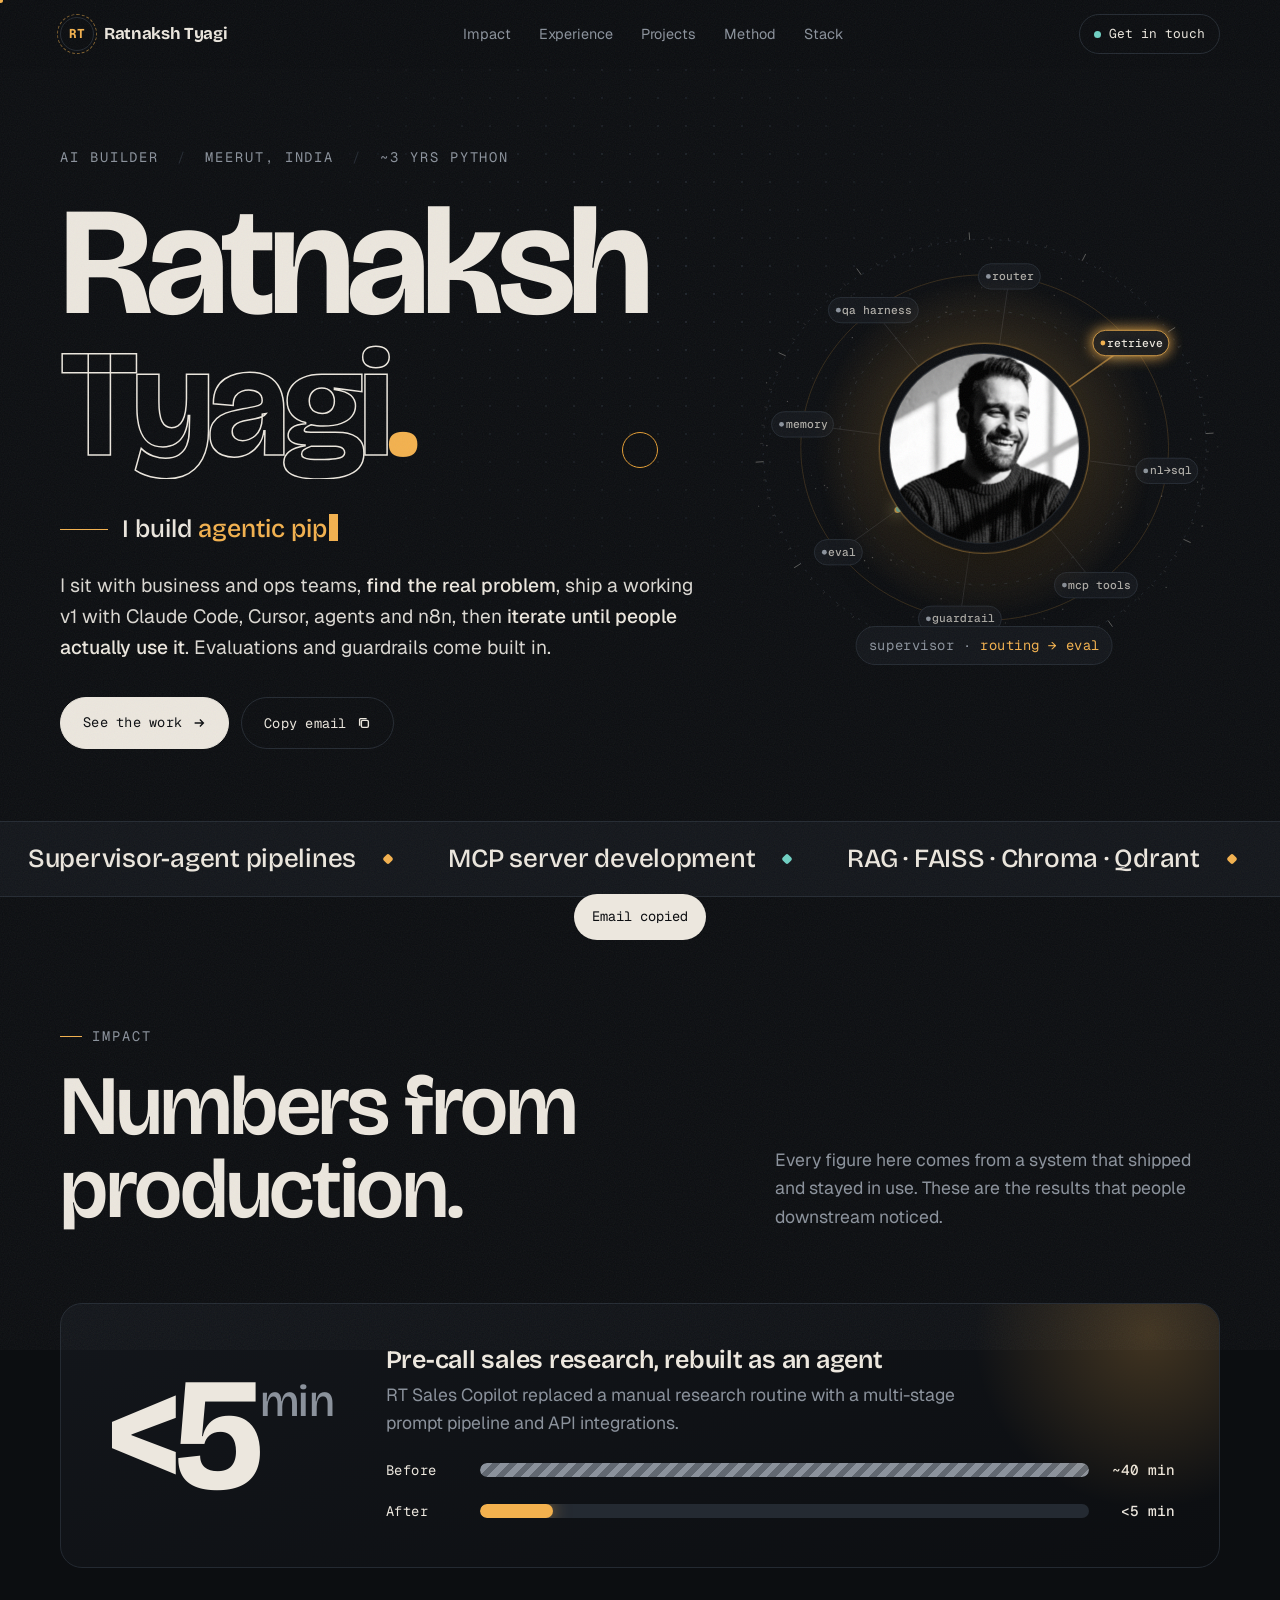
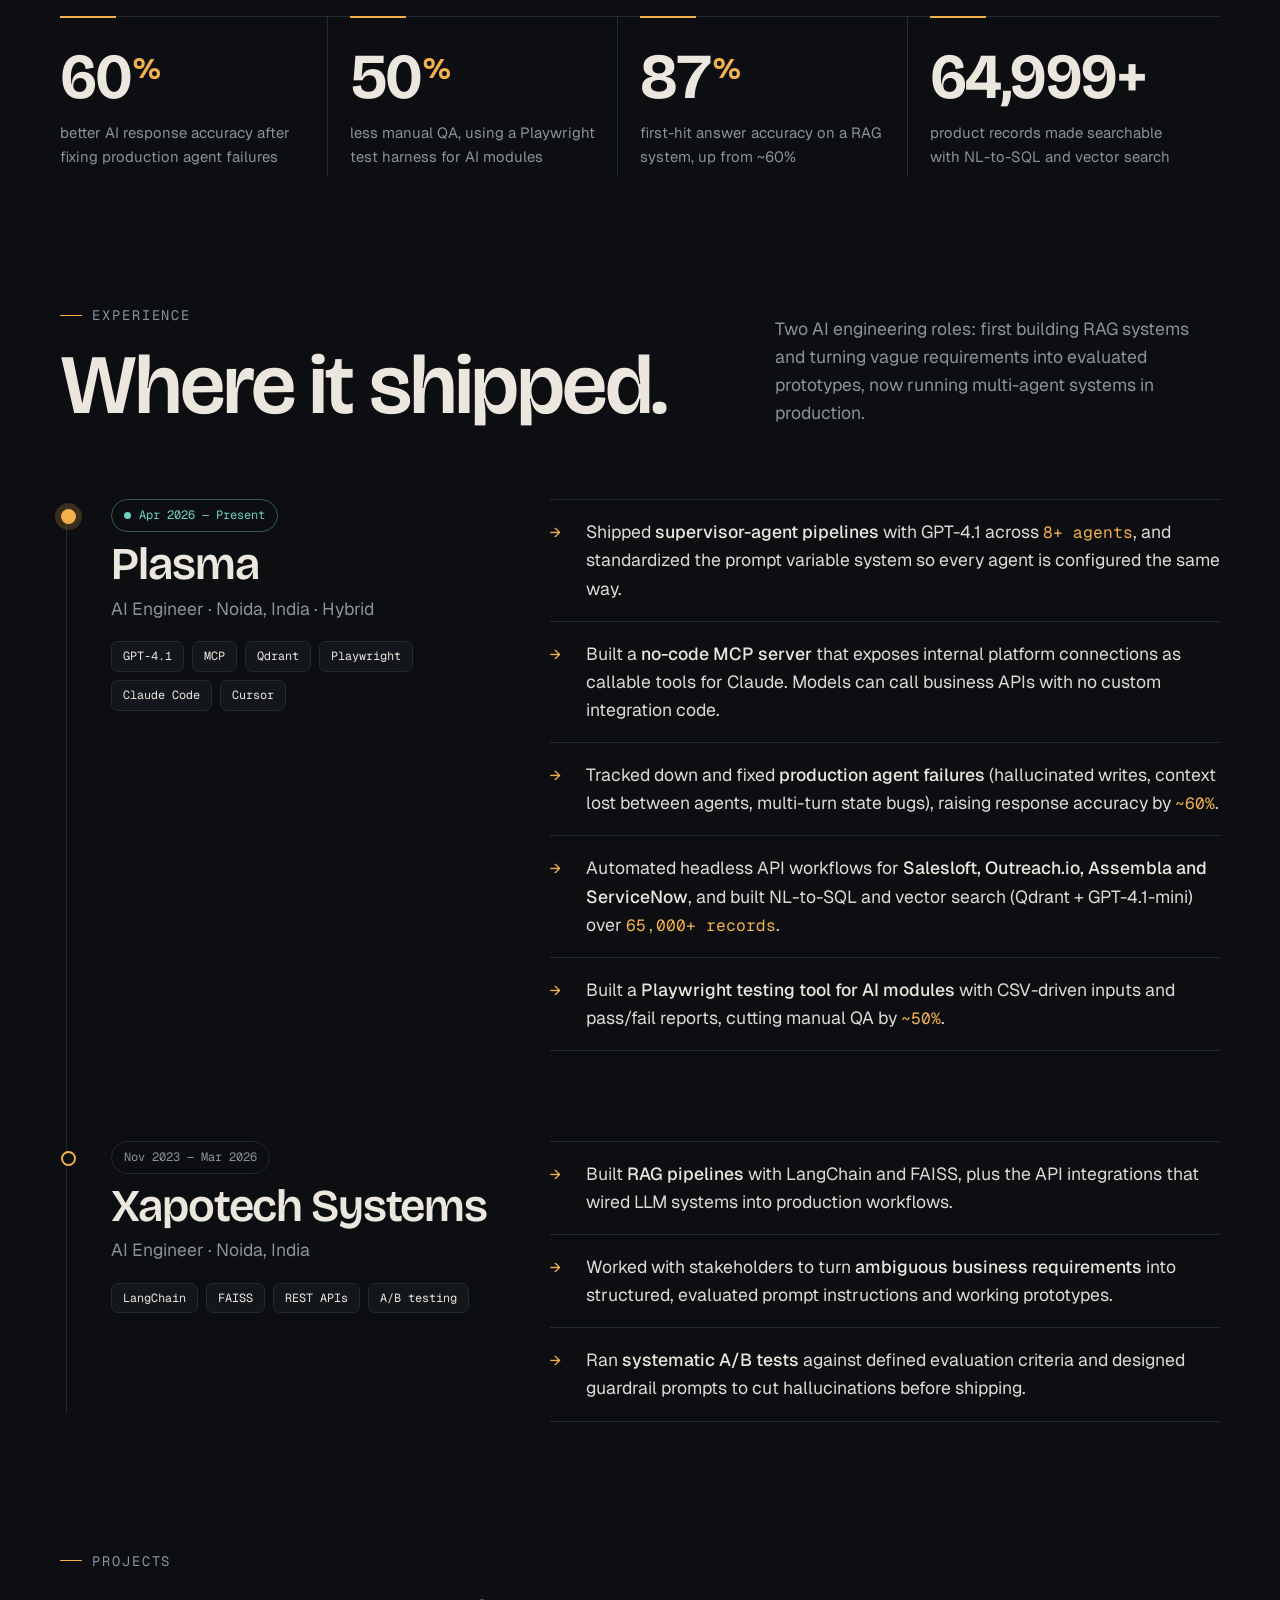
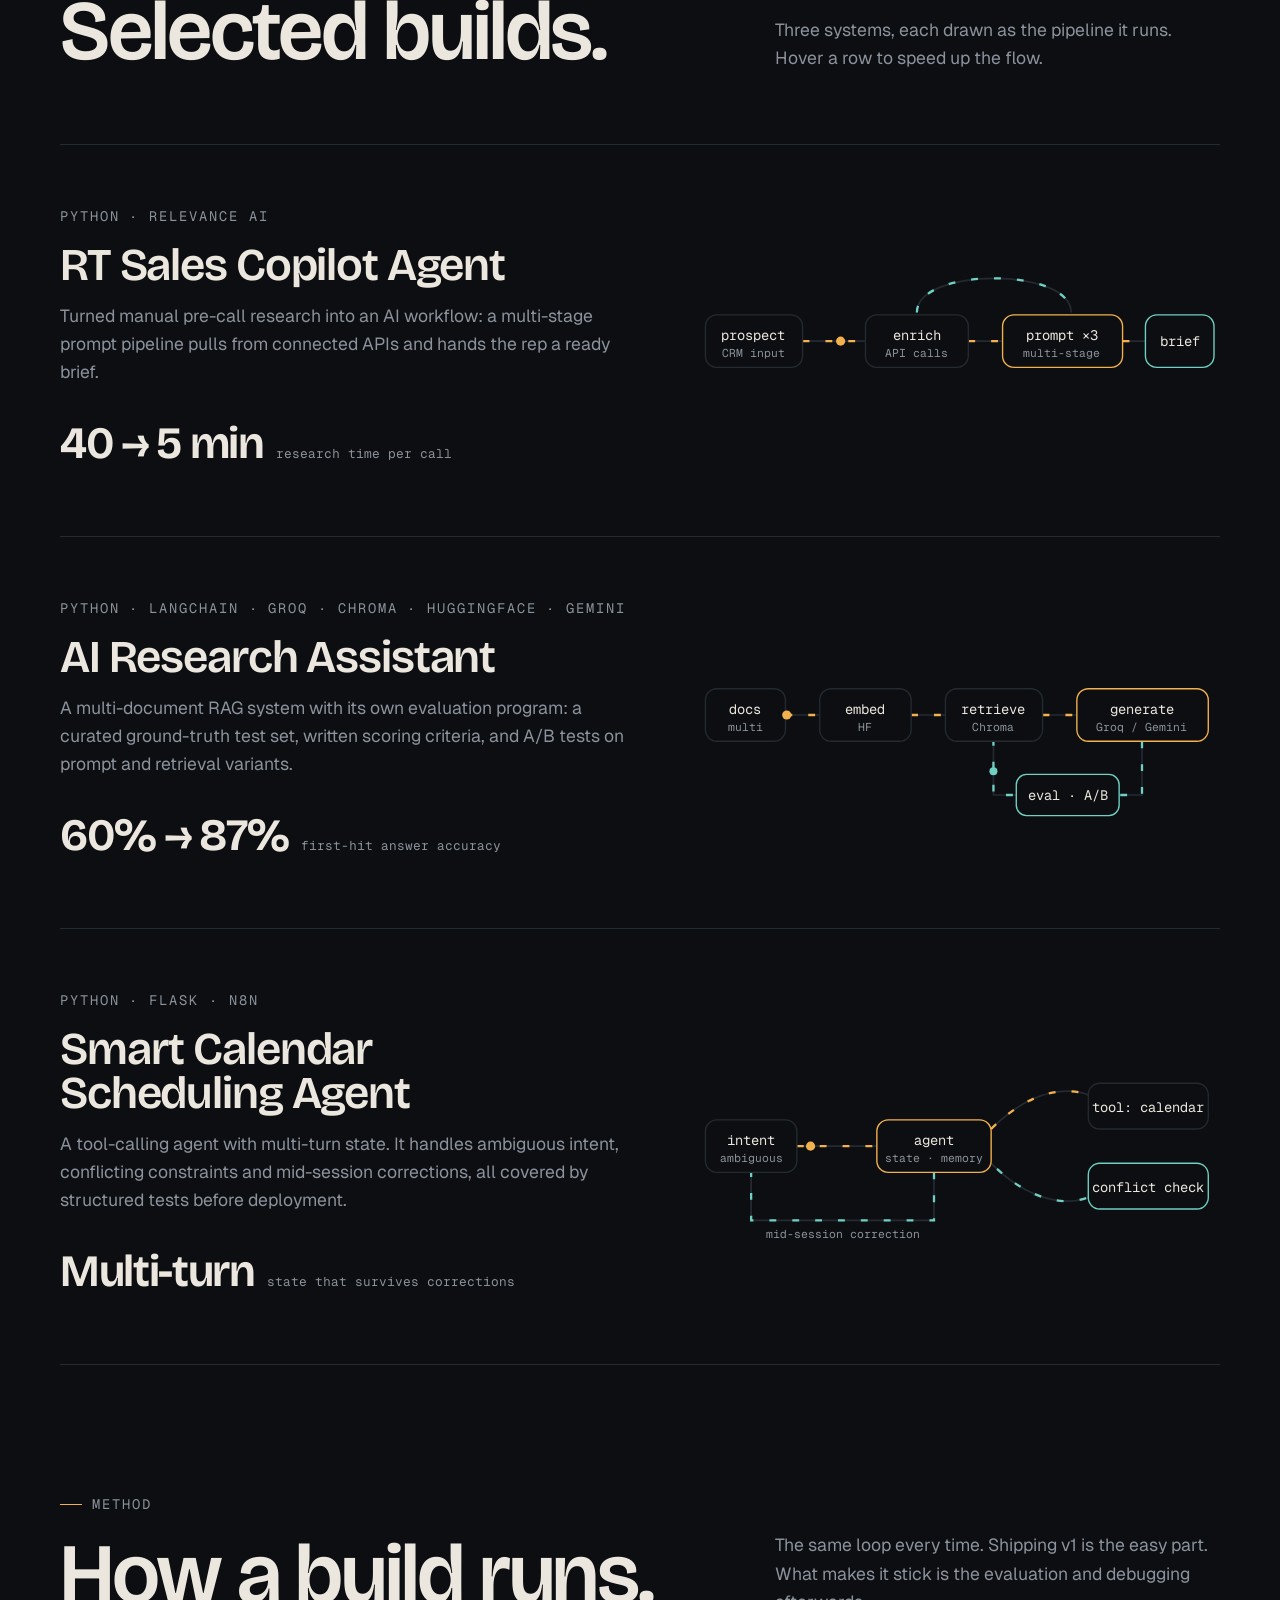
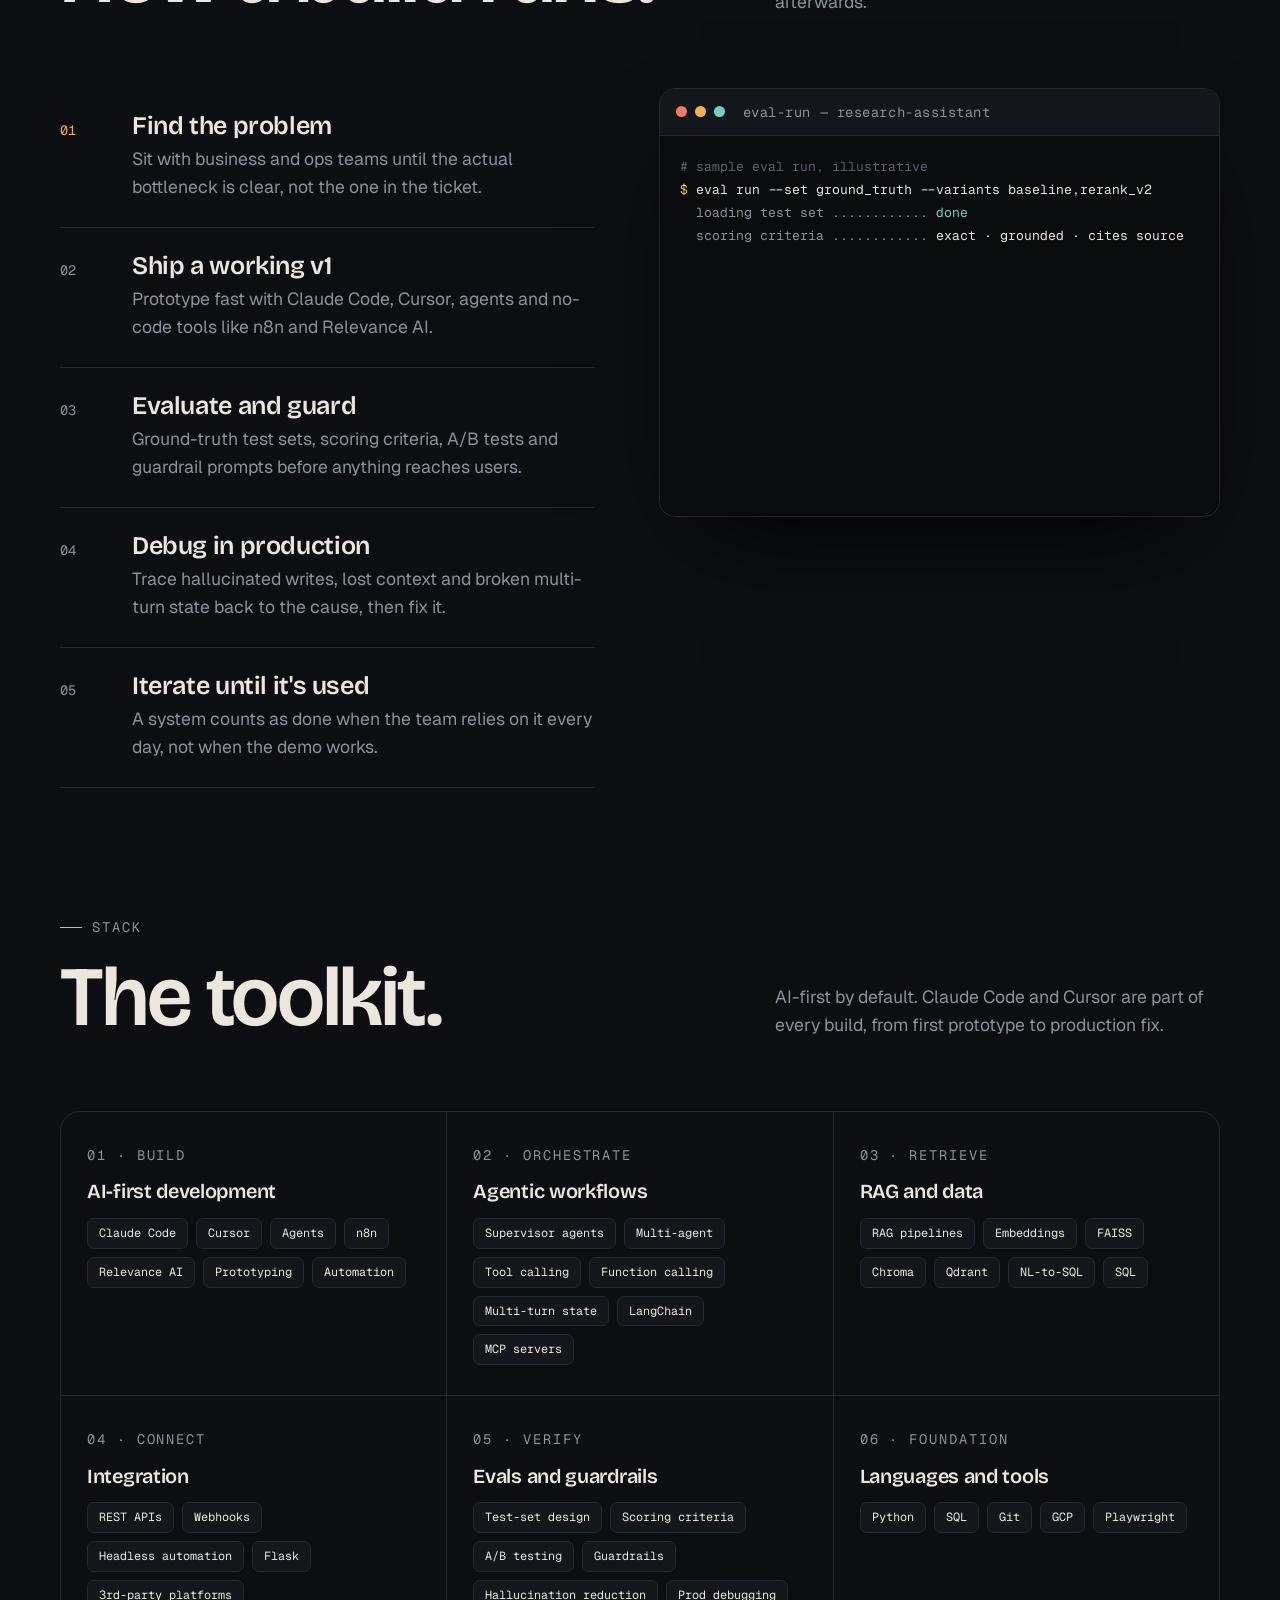
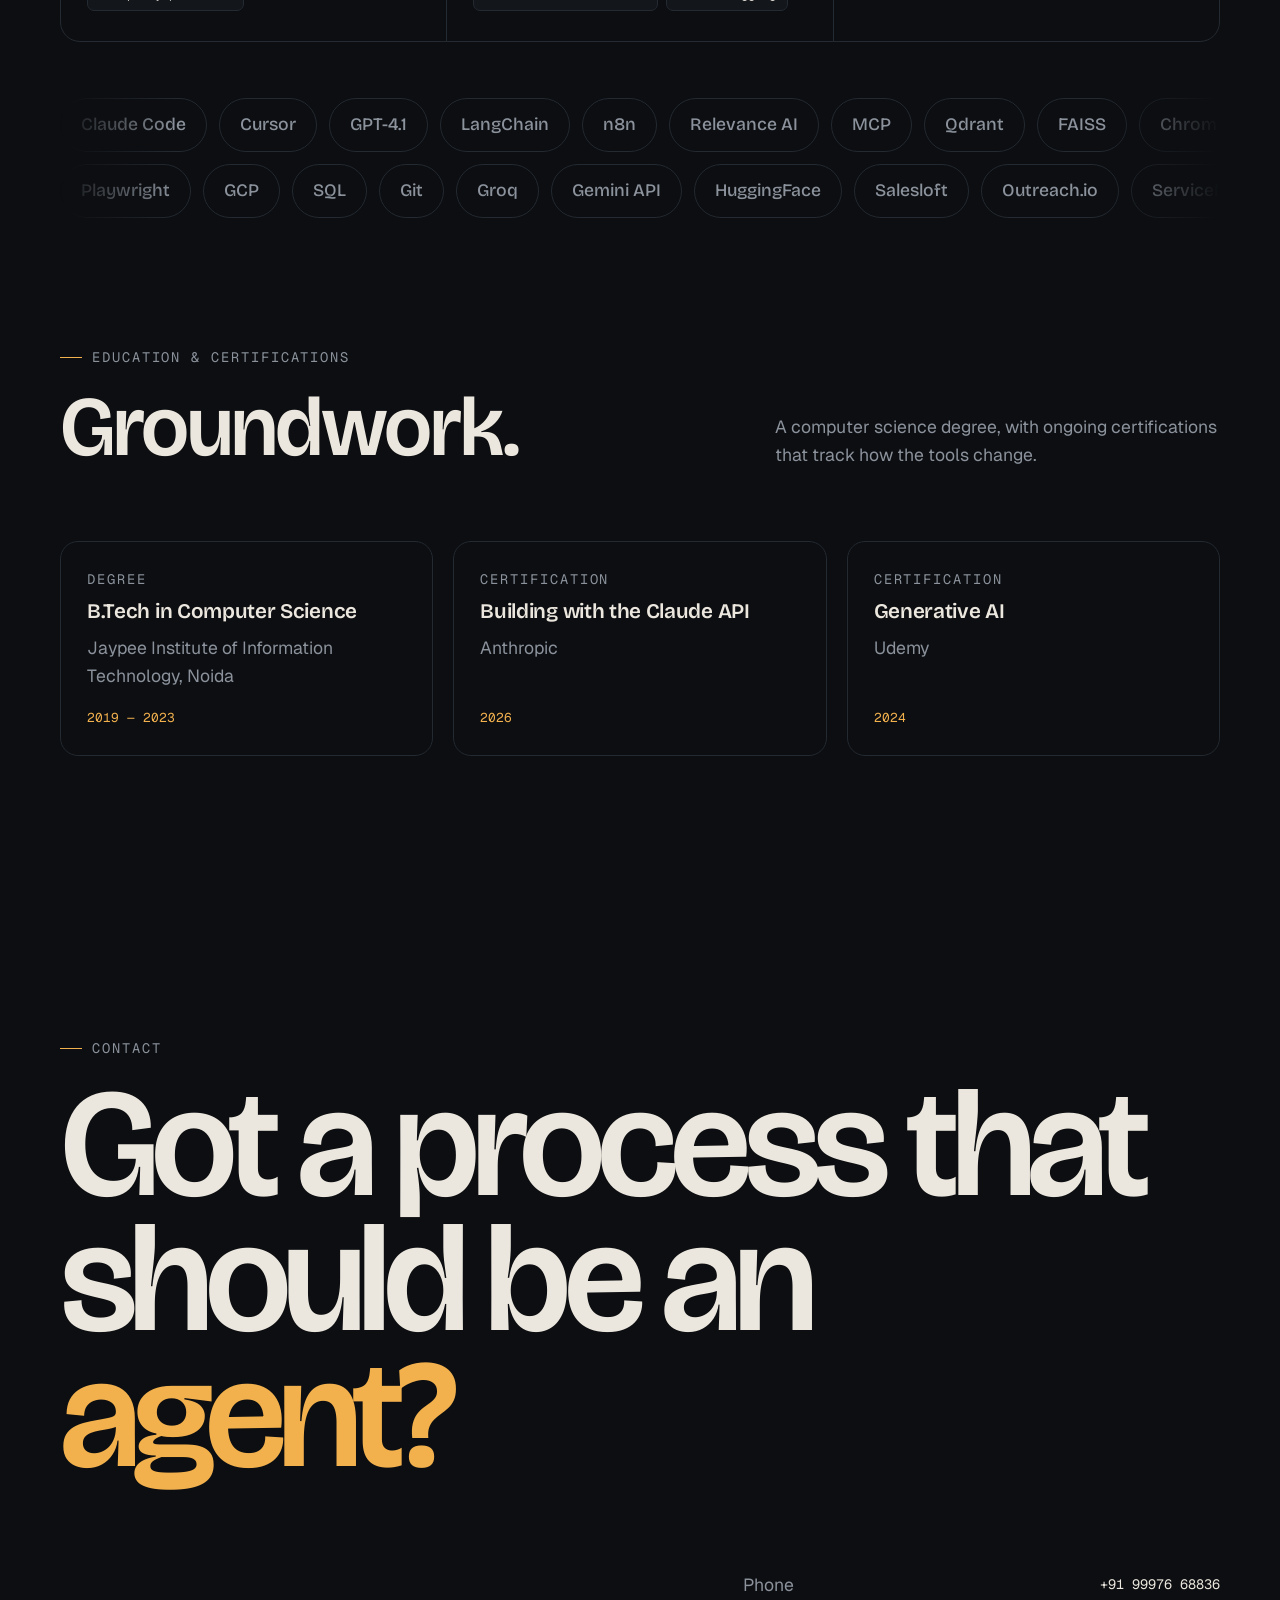
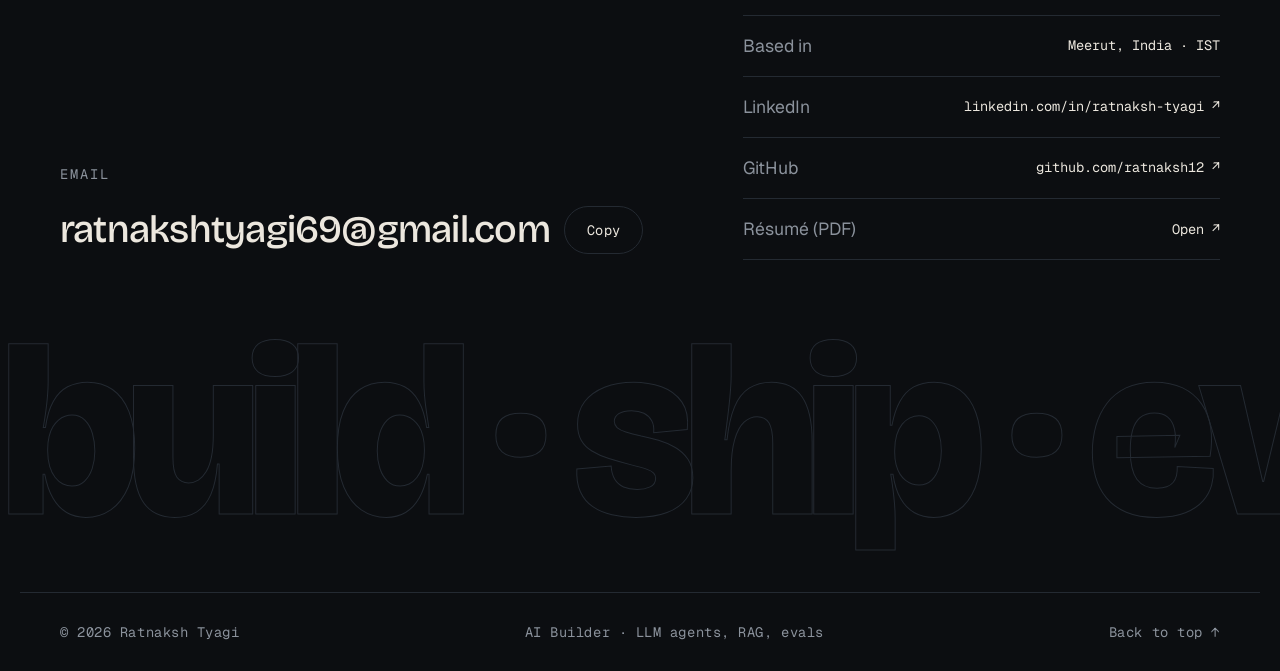
<file: index.html>
<!doctype html>
<html lang="en">
<head>
<meta charset="utf-8">
<meta name="viewport" content="width=device-width, initial-scale=1, viewport-fit=cover">
<meta name="theme-color" content="#0c0e11">
<meta property="og:title" content="Ratnaksh Tyagi — AI Builder">
<meta property="og:description" content="AI Builder shipping LLM-powered agentic systems: supervisor-agent pipelines, MCP servers, RAG, evals and guardrails.">
<title>Ratnaksh Tyagi</title>
<meta name="description" content="Ratnaksh Tyagi — AI Builder shipping LLM-powered agentic systems.">
<link rel="preconnect" href="https://fonts.googleapis.com">
<link rel="preconnect" href="https://fonts.gstatic.com" crossorigin>
<link rel="stylesheet" href="https://fonts.googleapis.com/css2?family=Bricolage+Grotesque:opsz,wght@12..96,300..800&family=Geist:wght@300..700&family=Geist+Mono:wght@400;500&display=swap">
<style>
/* Layout: an agent "control room" — the person sits at the centre of the system he orchestrates; every section reads like a stage of a pipeline run. Single committed dark look. */
:root{
  color-scheme: dark;
  --bg:#0c0e11;          /* graphite, blue-biased to match the photo ground */
  --bg-2:#13161b;
  --line:#242a32;
  --ink:#ece7de;         /* warm bone */
  --muted:#8b929c;
  --amber:#f3b14e;       /* signal: request / active */
  --teal:#6fd0c3;        /* signal: pass / response */
  --coral:#ef7a64;       /* signal: failure caught */
  --f-display:"Bricolage Grotesque", "Avenir Next Condensed", "Arial Narrow", system-ui, sans-serif;
  --f-body:"Geist", "Helvetica Neue", Arial, system-ui, sans-serif;
  --f-mono:"Geist Mono", ui-monospace, "SF Mono", Menlo, Consolas, monospace;
  --s-1:clamp(0.78rem,0.74rem + 0.15vw,0.86rem);
  --s0:clamp(1rem,0.96rem + 0.2vw,1.1rem);
  --s1:clamp(1.25rem,1.1rem + 0.6vw,1.6rem);
  --s2:clamp(1.8rem,1.4rem + 1.8vw,3rem);
  --s3:clamp(2.6rem,1.6rem + 4.6vw,6rem);
  --s4:clamp(3.4rem,14.5vw,9.6rem);
  --wrap:1240px;
}
*{box-sizing:border-box}
body{margin:0}img{max-width:100%}[hidden]{display:none!important}
:root{padding-top:env(safe-area-inset-top,0px);padding-bottom:env(safe-area-inset-bottom,0px)}
html{scroll-behavior:smooth;background:var(--bg)}
body{background:var(--bg);color:var(--ink);font-family:var(--f-body);font-size:var(--s0);line-height:1.6;overflow-x:hidden;-webkit-font-smoothing:antialiased}
body::before{content:"";position:fixed;inset:0 0 auto;height:env(safe-area-inset-top,0px);z-index:60;background:var(--bg)}
::selection{background:var(--amber);color:var(--bg)}
a{color:inherit}
:focus-visible{outline:2px solid var(--amber);outline-offset:3px;border-radius:4px}
.wrap{max-width:var(--wrap);margin:0 auto;padding-left:max(16px,env(safe-area-inset-left,0px));padding-right:max(16px,env(safe-area-inset-right,0px))}
@media (min-width:720px){.wrap{padding-left:max(40px,env(safe-area-inset-left,0px));padding-right:max(40px,env(safe-area-inset-right,0px))}}
.mono{font-family:var(--f-mono);font-size:var(--s-1);letter-spacing:.04em}
.label{font-family:var(--f-mono);font-size:var(--s-1);letter-spacing:.14em;text-transform:uppercase;color:var(--muted)}
h1,h2,h3{font-family:var(--f-display);font-weight:600;line-height:.98;letter-spacing:-.025em;margin:0;text-wrap:balance}

/* grain + dot field */
.grain{position:fixed;inset:-50%;pointer-events:none;z-index:70;opacity:.06;background-image:url("data:image/svg+xml,%3Csvg xmlns='http://www.w3.org/2000/svg' width='160' height='160'%3E%3Cfilter id='n'%3E%3CfeTurbulence type='fractalNoise' baseFrequency='.85' numOctaves='3' stitchTiles='stitch'/%3E%3C/filter%3E%3Crect width='100%25' height='100%25' filter='url(%23n)'/%3E%3C/svg%3E");animation:grain 8s steps(10) infinite}
@keyframes grain{0%,100%{transform:translate(0,0)}20%{transform:translate(-3%,2%)}40%{transform:translate(2%,-3%)}60%{transform:translate(-2%,-1%)}80%{transform:translate(3%,3%)}}
.field{position:fixed;inset:0;pointer-events:none;z-index:0;background-image:radial-gradient(var(--line) 1px,transparent 1px);background-size:28px 28px;mask-image:radial-gradient(600px circle at var(--mx,50%) var(--my,30%),#000 0%,transparent 70%);-webkit-mask-image:radial-gradient(600px circle at var(--mx,50%) var(--my,30%),#000 0%,transparent 70%);opacity:.9}
main,header,footer{position:relative;z-index:1}

/* progress + nav */
.progress{position:fixed;top:env(safe-area-inset-top,0px);left:0;height:2px;width:100%;transform-origin:0 50%;transform:scaleX(0);background:linear-gradient(90deg,var(--amber),var(--teal));z-index:80}
.nav{position:sticky;top:env(safe-area-inset-top,0px);z-index:50;backdrop-filter:blur(14px);-webkit-backdrop-filter:blur(14px);background:color-mix(in srgb,var(--bg) 72%,transparent);border-bottom:1px solid transparent;transition:border-color .3s}
.nav.scrolled{border-color:var(--line)}
.nav .wrap{display:flex;align-items:center;justify-content:space-between;gap:16px;padding-block:14px}
.mark{display:flex;align-items:center;gap:10px;text-decoration:none;font-family:var(--f-display);font-weight:700;font-size:1.05rem;letter-spacing:-.02em}
.mark i{display:grid;place-items:center;width:34px;height:34px;border:1px solid var(--line);border-radius:50%;font-style:normal;font-size:.8rem;font-family:var(--f-mono);color:var(--amber);position:relative}
.mark i::after{content:"";position:absolute;inset:-4px;border-radius:50%;border:1px dashed color-mix(in srgb,var(--amber) 50%,transparent);animation:spin 12s linear infinite}
@keyframes spin{to{transform:rotate(360deg)}}
.nav ul{display:flex;gap:4px;list-style:none;margin:0;padding:0}
.nav ul a{display:block;padding:8px 12px;border-radius:999px;text-decoration:none;font-size:.9rem;color:var(--muted);transition:color .2s,background .2s}
.nav ul a:hover{color:var(--ink);background:var(--bg-2)}
.nav .cta{font-family:var(--f-mono);font-size:.8rem;padding:9px 14px;border-radius:999px;border:1px solid var(--line);text-decoration:none;display:flex;gap:8px;align-items:center;white-space:nowrap}
.dot{width:7px;height:7px;border-radius:50%;background:var(--teal);box-shadow:0 0 0 0 var(--teal);animation:ping 2s infinite}
@keyframes ping{0%{box-shadow:0 0 0 0 color-mix(in srgb,var(--teal) 70%,transparent)}100%{box-shadow:0 0 0 9px transparent}}
@media (max-width:860px){.nav ul{display:none}}

/* hero */
.hero{padding-block:clamp(36px,6vw,80px) clamp(40px,6vw,72px)}
.hero-grid{display:grid;grid-template-columns:1.15fr .85fr;gap:clamp(24px,4vw,64px);align-items:center}
.hero-grid>*{min-width:0}
@media (max-width:900px){.hero-grid{grid-template-columns:1fr}}
.eyebrow{display:flex;flex-wrap:wrap;gap:10px 18px;align-items:center;margin-bottom:28px}
.eyebrow span+span::before{content:"/";margin-right:18px;color:var(--line)}
.name{font-size:var(--s4);font-weight:700;letter-spacing:-.045em;line-height:.86;font-variation-settings:"opsz" 96}
.name .ln{display:block;overflow:hidden;padding-bottom:.06em}
.name .ch{display:inline-block;transform:translateY(0);animation:rise .9s cubic-bezier(.2,.8,.2,1) both;animation-delay:calc(var(--i)*35ms + 120ms)}
.name .ln:last-child{color:transparent;-webkit-text-stroke:1.5px var(--ink)}
.name .ln:last-child .ch.lit{color:var(--amber);-webkit-text-stroke:0}
@keyframes rise{from{transform:translateY(105%)}to{transform:translateY(0)}}
.role{display:flex;align-items:center;gap:14px;margin:30px 0 22px;font-family:var(--f-display);font-size:var(--s1);font-weight:500}
.role .bar{flex:0 0 48px;height:1px;background:var(--amber)}
.typed{color:var(--amber)}
.caret{display:inline-block;width:.55ch;height:1.05em;background:var(--amber);vertical-align:-.15em;margin-left:2px;animation:blink 1s steps(1) infinite}
@keyframes blink{50%{opacity:0}}
.thesis{max-width:56ch;color:color-mix(in srgb,var(--ink) 82%,var(--muted));font-size:clamp(1.02rem,.98rem + .3vw,1.2rem);margin:0 0 34px}
.thesis b{color:var(--ink);font-weight:500}
.actions{display:flex;flex-wrap:wrap;gap:12px}
.btn{position:relative;display:inline-flex;align-items:center;gap:10px;padding:14px 22px;border-radius:999px;font-family:var(--f-mono);font-size:.85rem;letter-spacing:.02em;text-decoration:none;border:1px solid var(--line);background:transparent;color:var(--ink);cursor:pointer;overflow:hidden;transition:border-color .25s,color .25s;will-change:transform}
.btn::before{content:"";position:absolute;inset:0;background:var(--amber);transform:translateY(101%);transition:transform .45s cubic-bezier(.2,.8,.2,1);z-index:-1}
.btn:hover{color:var(--bg);border-color:var(--amber)}
.btn:hover::before{transform:translateY(0)}
.btn.solid{background:var(--ink);color:var(--bg);border-color:var(--ink);isolation:isolate}
.btn.solid:hover{color:var(--bg)}
.btn{isolation:isolate}
.btn svg{width:14px;height:14px}

.orbit{position:relative;width:100%;max-width:540px;aspect-ratio:1;margin-inline:auto}
.orbit canvas{position:absolute;inset:0;width:100%;height:100%}
.portrait{position:absolute;left:50%;top:50%;width:40%;aspect-ratio:1;transform:translate(-50%,-50%);border-radius:50%;overflow:hidden;box-shadow:0 0 0 1px var(--line),0 0 0 10px var(--bg),0 0 0 11px color-mix(in srgb,var(--amber) 45%,transparent),0 30px 80px -20px #000;animation:pop 1.2s .5s cubic-bezier(.2,.9,.2,1.1) both}
.portrait img{width:100%;height:100%;object-fit:cover;filter:contrast(1.05) grayscale(1);transform:scale(1.06);transition:transform .6s,filter .6s}
.orbit:hover .portrait img{transform:scale(1.12)}
@keyframes pop{from{transform:translate(-50%,-50%) scale(.6);opacity:0}to{transform:translate(-50%,-50%) scale(1);opacity:1}}
.orbit-tag{position:absolute;left:50%;bottom:4%;transform:translateX(-50%);white-space:nowrap;padding:7px 12px;border:1px solid var(--line);border-radius:999px;background:var(--bg-2);color:var(--muted)}
.orbit-tag em{font-style:normal;color:var(--amber)}

/* ticker */
.ticker{border-block:1px solid var(--line);overflow:hidden;background:var(--bg-2)}
.ticker .track{display:flex;width:max-content;animation:marq 38s linear infinite}
.ticker:hover .track{animation-play-state:paused}
.ticker span{display:flex;align-items:center;gap:14px;padding:16px 28px;white-space:nowrap;font-family:var(--f-display);font-size:clamp(1.1rem,1rem + .8vw,1.7rem);font-weight:500;letter-spacing:-.01em}
.ticker span::after{content:"";width:8px;height:8px;border-radius:2px;background:var(--amber);transform:rotate(45deg);margin-left:14px}
.ticker span:nth-child(3n+2)::after{background:var(--teal)}
@keyframes marq{to{transform:translateX(-50%)}}

/* sections */
section{padding-block:clamp(72px,10vw,140px)}
.sec-head{display:grid;grid-template-columns:minmax(0,1.5fr) minmax(0,1fr);gap:24px 48px;align-items:end;margin-bottom:clamp(40px,6vw,72px)}
@media (max-width:820px){.sec-head{grid-template-columns:1fr}}
.sec-head h2{font-size:var(--s3)}
.sec-head p{margin:0;color:var(--muted);max-width:52ch}
.kicker{display:flex;align-items:center;gap:10px;margin-bottom:18px}
.kicker::before{content:"";width:22px;height:1px;background:var(--amber)}

/* reveal: visible at rest; JS only pre-hides what is below the fold */
.js .rv.pre{opacity:0;transform:translateY(28px)}
.rv{transition:opacity .9s cubic-bezier(.2,.8,.2,1),transform .9s cubic-bezier(.2,.8,.2,1);transition-delay:var(--d,0s)}

/* impact */
.hero-metric{display:grid;grid-template-columns:auto minmax(0,1fr);gap:clamp(20px,4vw,56px);align-items:center;padding:clamp(24px,4vw,44px);border:1px solid var(--line);border-radius:22px;background:linear-gradient(160deg,var(--bg-2),var(--bg));position:relative;overflow:hidden}
@media (max-width:760px){.hero-metric{grid-template-columns:1fr}}
.hero-metric::after{content:"";position:absolute;width:380px;height:380px;right:-120px;top:-160px;border-radius:50%;background:radial-gradient(circle,color-mix(in srgb,var(--amber) 22%,transparent),transparent 65%);pointer-events:none}
.big{font-family:var(--f-display);font-size:clamp(4.4rem,2rem + 10vw,10rem);font-weight:700;line-height:.82;letter-spacing:-.06em;font-variant-numeric:tabular-nums;display:flex;align-items:flex-start;gap:4px}
.big small{font-size:.28em;letter-spacing:-.01em;margin-top:.3em;color:var(--muted);font-weight:500}
.bars{display:grid;gap:18px;min-width:0}
.barrow{display:grid;grid-template-columns:80px minmax(0,1fr) 72px;gap:14px;align-items:center}
.barrow .track{height:14px;border-radius:99px;background:var(--line);overflow:hidden}
.barrow .fill{height:100%;border-radius:99px;width:var(--w);transform-origin:0 50%;transition:transform 1.6s cubic-bezier(.2,.8,.2,1)}
.js .barrow .fill.pre{transform:scaleX(0)}
.barrow.before .fill{background:repeating-linear-gradient(-45deg,var(--muted) 0 6px,color-mix(in srgb,var(--muted) 60%,transparent) 6px 12px)}
.barrow.after .fill{background:var(--amber);box-shadow:0 0 18px color-mix(in srgb,var(--amber) 60%,transparent)}
.barrow b{font-family:var(--f-mono);font-weight:500;font-size:.9rem;text-align:right}
.hero-metric h3{font-size:var(--s1);margin-bottom:8px;letter-spacing:-.01em}
.hero-metric p{margin:0 0 22px;color:var(--muted);max-width:48ch}

.stats{display:grid;grid-template-columns:repeat(4,minmax(0,1fr));margin-top:clamp(28px,4vw,48px);border-top:1px solid var(--line)}
@media (max-width:900px){.stats{grid-template-columns:repeat(2,minmax(0,1fr))}}
.stat{padding:28px 22px 8px 0;border-right:1px solid var(--line);margin-right:22px;position:relative}
.stat:last-child{border-right:0}
@media (max-width:900px){.stat:nth-child(2n){border-right:0}.stat{border-bottom:1px solid var(--line);padding-bottom:24px}}
.stat::before{content:"";position:absolute;top:-1px;left:0;height:2px;width:0;background:var(--amber);transition:width 1.2s cubic-bezier(.2,.8,.2,1) .2s}
.stat.on::before{width:56px}
.stat .n{font-family:var(--f-display);font-size:clamp(2.4rem,1.6rem + 3vw,4.2rem);font-weight:650;letter-spacing:-.04em;line-height:1;font-variant-numeric:tabular-nums}
.stat .n sup{font-size:.45em;color:var(--amber);vertical-align:.7em;margin-left:2px}
.stat p{margin:12px 0 0;color:var(--muted);font-size:.93rem;max-width:26ch}

/* experience */
.xp{position:relative;display:grid;gap:clamp(48px,7vw,96px);padding-left:clamp(28px,4vw,56px)}
.xp-line{position:absolute;left:6px;top:8px;bottom:8px;width:1px;background:var(--line)}
.xp-line i{position:absolute;inset:0 0 auto 0;height:var(--p,0%);background:linear-gradient(var(--amber),var(--teal));box-shadow:0 0 12px var(--amber)}
.job{display:grid;grid-template-columns:minmax(0,.8fr) minmax(0,1.4fr);gap:24px 56px;position:relative}
@media (max-width:860px){.job{grid-template-columns:1fr}}
.job::before{content:"";position:absolute;left:calc(-1 * clamp(28px,4vw,56px) + 1px);top:10px;width:11px;height:11px;border-radius:50%;background:var(--bg);border:2px solid var(--amber)}
.job.current::before{background:var(--amber);box-shadow:0 0 0 6px color-mix(in srgb,var(--amber) 20%,transparent)}
.job-meta{position:sticky;top:96px;align-self:start}
@media (max-width:860px){.job-meta{position:static}}
.job h3{font-size:var(--s2);margin:10px 0 8px}
.job .where{color:var(--muted);margin:0 0 16px}
.pill{display:inline-flex;align-items:center;gap:8px;padding:6px 12px;border-radius:999px;border:1px solid var(--line);font-family:var(--f-mono);font-size:.75rem;color:var(--muted)}
.pill.live{color:var(--teal);border-color:color-mix(in srgb,var(--teal) 40%,transparent)}
.wins{list-style:none;margin:0;padding:0;display:grid;gap:0}
.wins li{display:grid;grid-template-columns:28px minmax(0,1fr);gap:8px;padding:18px 0;border-bottom:1px solid var(--line);color:color-mix(in srgb,var(--ink) 85%,var(--muted))}
.wins li:first-child{border-top:1px solid var(--line)}
.wins li::before{content:"→";font-family:var(--f-mono);color:var(--amber);transition:transform .3s}
.wins li:hover::before{transform:translateX(5px)}
.wins strong{color:var(--ink);font-weight:500}
.wins .hl{color:var(--amber);font-family:var(--f-mono);font-size:.92em;white-space:nowrap}
.chips{display:flex;flex-wrap:wrap;gap:8px;margin-top:18px}
.chip{padding:5px 11px;border-radius:7px;background:var(--bg-2);border:1px solid var(--line);font-family:var(--f-mono);font-size:.74rem;color:var(--ink)}

/* projects */
.projects{display:grid;gap:0;border-top:1px solid var(--line)}
.proj{display:grid;grid-template-columns:minmax(0,1.1fr) minmax(0,1fr);gap:28px 56px;align-items:center;padding-block:clamp(32px,5vw,56px);border-bottom:1px solid var(--line);position:relative;transition:background .4s}
@media (max-width:860px){.proj{grid-template-columns:1fr}}
.proj::before{content:"";position:absolute;inset:0 -20px;border-radius:20px;background:var(--bg-2);opacity:0;transition:opacity .4s;z-index:-1}
.proj:hover::before{opacity:1}
.proj h3{font-size:var(--s2);margin:14px 0 14px;transition:color .3s}
.proj:hover h3{color:var(--amber)}
.proj p{margin:0;color:var(--muted);max-width:54ch}
.proj .result{display:flex;align-items:baseline;gap:12px;margin-top:22px;font-family:var(--f-display)}
.proj .result b{font-size:clamp(1.8rem,1.3rem + 2vw,2.8rem);font-weight:650;letter-spacing:-.03em;color:var(--ink)}
.proj .result span{color:var(--muted);font-family:var(--f-mono);font-size:.8rem}
.pipe{width:100%;height:auto;max-width:100%;display:block;overflow:visible}
.pipe .edge{stroke:var(--line);stroke-width:1.5;fill:none}
.pipe .flow{stroke:var(--amber);stroke-width:2;fill:none;stroke-dasharray:6 14;animation:dash 1.6s linear infinite}
.pipe .flow.back{stroke:var(--teal);animation-direction:reverse;animation-duration:2.4s}
.proj:hover .pipe .flow{animation-duration:.6s}
@keyframes dash{to{stroke-dashoffset:-40}}
.pipe .node rect{fill:var(--bg);stroke:var(--line);stroke-width:1.2}
.pipe .node.k rect{stroke:var(--amber)}
.pipe .node.ok rect{stroke:var(--teal)}
.pipe .node text{fill:var(--ink);font-family:var(--f-mono);font-size:12px}
.pipe .node .sub{fill:var(--muted);font-size:10px}
.pipe .pulse{fill:var(--amber)}
.pipe .pulse.t{fill:var(--teal)}

/* method + terminal */
.method{display:grid;grid-template-columns:minmax(0,1fr) minmax(0,1.05fr);gap:clamp(32px,5vw,72px);align-items:start}
@media (max-width:900px){.method{grid-template-columns:1fr}}
.steps{list-style:none;margin:0;padding:0;counter-reset:s}
.steps li{counter-increment:s;display:grid;grid-template-columns:64px minmax(0,1fr);gap:8px;padding:26px 0;border-bottom:1px solid var(--line);cursor:default}
.steps li::before{content:counter(s,decimal-leading-zero);font-family:var(--f-mono);font-size:.85rem;color:var(--muted);padding-top:6px;transition:color .3s}
.steps li.act::before,.steps li:hover::before{color:var(--amber)}
.steps h3{font-size:var(--s1);letter-spacing:-.015em;margin-bottom:6px;transition:transform .35s}
.steps li:hover h3{transform:translateX(6px)}
.steps p{margin:0;color:var(--muted)}
.term{border:1px solid var(--line);border-radius:16px;background:#090b0d;overflow:hidden;box-shadow:0 40px 100px -40px #000,0 0 0 1px #000 inset;position:sticky;top:96px}
@media (max-width:900px){.term{position:relative;top:0}}
.term-bar{display:flex;align-items:center;gap:8px;padding:12px 16px;border-bottom:1px solid var(--line);background:var(--bg-2)}
.term-bar i{width:11px;height:11px;border-radius:50%;background:var(--line)}
.term-bar i:nth-child(1){background:var(--coral)}.term-bar i:nth-child(2){background:var(--amber)}.term-bar i:nth-child(3){background:var(--teal)}
.term-bar span{margin-left:10px;color:var(--muted)}
.term pre{margin:0;padding:20px 20px 24px;font-family:var(--f-mono);font-size:clamp(.74rem,.7rem + .15vw,.84rem);line-height:1.75;color:var(--muted);min-height:380px;white-space:pre-wrap;word-break:break-word;overflow-x:auto}
.term .c{color:#5a626c}.term .p{color:var(--amber)}.term .ok{color:var(--teal)}.term .er{color:var(--coral)}.term .w{color:var(--ink)}

/* stack */
.stack{display:grid;grid-template-columns:repeat(3,minmax(0,1fr));gap:1px;background:var(--line);border:1px solid var(--line);border-radius:20px;overflow:hidden}
@media (max-width:960px){.stack{grid-template-columns:repeat(2,minmax(0,1fr))}}
@media (max-width:620px){.stack{grid-template-columns:1fr}}
.group{background:var(--bg);padding:28px 26px 30px;position:relative;overflow:hidden;transition:background .35s}
.group:hover{background:var(--bg-2)}
.group::after{content:"";position:absolute;inset:auto 0 0 0;height:2px;background:var(--amber);transform:scaleX(0);transform-origin:0 50%;transition:transform .5s cubic-bezier(.2,.8,.2,1)}
.group:hover::after{transform:scaleX(1)}
.group h3{font-size:1.25rem;letter-spacing:-.015em;margin:14px 0 16px}
.group .chips{margin-top:0}
.tools{margin-top:clamp(36px,5vw,56px);display:grid;gap:12px;overflow:hidden;mask-image:linear-gradient(90deg,transparent,#000 10%,#000 90%,transparent);-webkit-mask-image:linear-gradient(90deg,transparent,#000 10%,#000 90%,transparent)}
.tools .row{display:flex;width:max-content;gap:12px;animation:marq 50s linear infinite}
.tools .row.r{animation-direction:reverse;animation-duration:58s}
.tools span{padding:12px 20px;border:1px solid var(--line);border-radius:999px;font-family:var(--f-display);font-size:1.1rem;font-weight:500;white-space:nowrap;color:var(--muted);transition:color .2s,border-color .2s}
.tools span:hover{color:var(--ink);border-color:var(--amber)}

/* creds */
.creds{display:grid;grid-template-columns:repeat(3,minmax(0,1fr));gap:20px}
@media (max-width:900px){.creds{grid-template-columns:1fr}}
.cred{padding:26px;border:1px solid var(--line);border-radius:18px;display:flex;flex-direction:column;gap:10px;transition:transform .4s,border-color .4s}
.cred:hover{transform:translateY(-4px);border-color:color-mix(in srgb,var(--amber) 55%,var(--line))}
.cred h3{font-size:1.3rem;letter-spacing:-.015em;line-height:1.15}
.cred p{margin:0;color:var(--muted)}
.cred .yr{font-family:var(--f-mono);font-size:.8rem;color:var(--amber);margin-top:auto;padding-top:8px}

/* contact */
.contact{padding-block:clamp(80px,12vw,170px) clamp(40px,6vw,60px);overflow:hidden}
.contact h2{font-size:var(--s4);letter-spacing:-.05em;line-height:.88}
.contact h2 em{font-style:normal;color:var(--amber)}
.contact-row{display:grid;grid-template-columns:minmax(0,1.3fr) minmax(0,1fr);gap:32px 64px;margin-top:clamp(40px,6vw,72px);align-items:end}
@media (max-width:860px){.contact-row{grid-template-columns:1fr}}
.email{display:flex;flex-wrap:wrap;gap:14px;align-items:center}
.email .addr{font-family:var(--f-display);font-size:clamp(1.3rem,.9rem + 2vw,2.4rem);font-weight:500;letter-spacing:-.02em;user-select:all;word-break:break-all;text-decoration:none;background:linear-gradient(var(--amber),var(--amber)) 0 100%/0 2px no-repeat;transition:background-size .5s}
.email .addr:hover{background-size:100% 2px}
.links{display:grid;gap:0}
.links a,.links div{display:flex;justify-content:space-between;align-items:center;gap:12px;padding:16px 0;border-bottom:1px solid var(--line);text-decoration:none;color:var(--muted);transition:color .25s,padding .35s}
.links a:hover{color:var(--ink);padding-left:10px}
.links span:last-child{font-family:var(--f-mono);font-size:.85rem;color:var(--ink)}
.toast{position:fixed;left:50%;bottom:calc(24px + env(safe-area-inset-bottom,0px));transform:translate(-50%,140%);padding:12px 18px;border-radius:999px;background:var(--ink);color:var(--bg);font-family:var(--f-mono);font-size:.85rem;z-index:90;transition:transform .45s cubic-bezier(.2,.9,.2,1.2)}
.toast.show{transform:translate(-50%,0)}
footer .wrap{display:flex;flex-wrap:wrap;justify-content:space-between;gap:12px;padding-block:28px;border-top:1px solid var(--line);color:var(--muted)}
.huge{font-family:var(--f-display);font-weight:800;font-size:clamp(4rem,19vw,17rem);letter-spacing:-.06em;line-height:.8;white-space:nowrap;color:transparent;-webkit-text-stroke:1px var(--line);text-align:center;margin-top:clamp(40px,6vw,80px);user-select:none;transition:-webkit-text-stroke-color .4s}
.huge:hover{-webkit-text-stroke-color:var(--amber)}

/* cursor */
.cursor{position:fixed;left:0;top:0;width:36px;height:36px;margin:-18px 0 0 -18px;border:1px solid var(--amber);border-radius:50%;pointer-events:none;z-index:100;transition:width .25s,height .25s,margin .25s,background .25s,opacity .3s;opacity:0;mix-blend-mode:difference}
.cursor.big{width:70px;height:70px;margin:-35px 0 0 -35px;background:color-mix(in srgb,var(--amber) 25%,transparent)}
.cursor-dot{position:fixed;left:0;top:0;width:5px;height:5px;margin:-2.5px 0 0 -2.5px;border-radius:50%;background:var(--amber);pointer-events:none;z-index:100;opacity:0}
@media (pointer:fine){.has-cursor .cursor,.has-cursor .cursor-dot{opacity:1}}

@media (prefers-reduced-motion:reduce){
  *,*::before,*::after{animation-duration:.001ms!important;animation-iteration-count:1!important;transition-duration:.001ms!important}
  .js .rv.pre,.js .barrow .fill.pre{opacity:1;transform:none}
  html{scroll-behavior:auto}
}
</style>

</head>
<body>
<div class="grain" aria-hidden="true"></div>
<div class="field" aria-hidden="true"></div>
<div class="progress" aria-hidden="true"></div>
<div class="cursor" aria-hidden="true"></div><div class="cursor-dot" aria-hidden="true"></div>

<header class="nav">
  <div class="wrap">
    <a class="mark" href="#top"><i>RT</i>Ratnaksh Tyagi</a>
    <nav aria-label="Sections"><ul>
      <li><a href="#impact">Impact</a></li>
      <li><a href="#experience">Experience</a></li>
      <li><a href="#projects">Projects</a></li>
      <li><a href="#method">Method</a></li>
      <li><a href="#stack">Stack</a></li>
    </ul></nav>
    <a class="cta magnetic" href="#contact"><span class="dot"></span>Get in touch</a>
  </div>
</header>

<main id="top">
  <section class="hero" style="padding-block:clamp(36px,6vw,80px) clamp(40px,6vw,72px)">
    <div class="wrap hero-grid">
      <div>
        <div class="eyebrow label"><span>AI Builder</span><span>Meerut, India</span><span>~3 yrs Python</span></div>
        <h1 class="name" aria-label="Ratnaksh Tyagi"><span class="ln" data-split>Ratnaksh</span><span class="ln" data-split data-lit="0">Tyagi.</span></h1>
        <div class="role"><span class="bar"></span><span>I build <span class="typed" aria-live="polite">agentic pipelines</span><span class="caret" aria-hidden="true"></span></span></div>
        <p class="thesis">I sit with business and ops teams, <b>find the real problem</b>, ship a working v1 with Claude Code, Cursor, agents and n8n, then <b>iterate until people actually use it</b>. Evaluations and guardrails come built in.</p>
        <div class="actions">
          <a class="btn solid magnetic" href="#projects">See the work <svg viewBox="0 0 16 16" fill="none" stroke="currentColor" stroke-width="1.6"><path d="M3 8h10M9 4l4 4-4 4"/></svg></a>
          <button class="btn magnetic" type="button" id="copy-hero" data-copy="ratnakshtyagi69@gmail.com">Copy email <svg viewBox="0 0 16 16" fill="none" stroke="currentColor" stroke-width="1.6"><rect x="5" y="5" width="8" height="8" rx="1.5"/><path d="M3 11V4a1 1 0 0 1 1-1h7"/></svg></button>
        </div>
      </div>
      <div class="orbit" id="orbit">
        <canvas id="orbit-canvas" aria-hidden="true"></canvas>
        <div class="portrait"><img src="[data-uri]" alt="Portrait of Ratnaksh Tyagi" width="640" height="640"></div>
        <div class="orbit-tag mono">supervisor · <em id="orbit-status">routing → eval</em></div>
      </div>
    </div>
  </section>

  <div class="ticker" aria-hidden="true"><div class="track" id="ticker"></div></div>

  <section id="impact">
    <div class="wrap">
      <div class="sec-head">
        <div><div class="kicker label">Impact</div><h2 data-scramble>Numbers from production.</h2></div>
        <p>Every figure here comes from a system that shipped and stayed in use. These are the results that people downstream noticed.</p>
      </div>

      <div class="hero-metric rv">
        <div class="big"><span data-count="5" data-prefix="&lt;">&lt;5</span><small>min</small></div>
        <div>
          <h3>Pre-call sales research, rebuilt as an agent</h3>
          <p>RT Sales Copilot replaced a manual research routine with a multi-stage prompt pipeline and API integrations.</p>
          <div class="bars">
            <div class="barrow before"><span class="mono">Before</span><div class="track"><div class="fill" style="--w:100%"></div></div><b>~40 min</b></div>
            <div class="barrow after"><span class="mono">After</span><div class="track"><div class="fill" style="--w:12%"></div></div><b>&lt;5 min</b></div>
          </div>
        </div>
      </div>

      <div class="stats">
        <div class="stat rv" style="--d:.05s"><div class="n"><span data-count="60">60</span><sup>%</sup></div><p>better AI response accuracy after fixing production agent failures</p></div>
        <div class="stat rv" style="--d:.12s"><div class="n"><span data-count="50">50</span><sup>%</sup></div><p>less manual QA, using a Playwright test harness for AI modules</p></div>
        <div class="stat rv" style="--d:.19s"><div class="n"><span data-count="87">87</span><sup>%</sup></div><p>first-hit answer accuracy on a RAG system, up from ~60%</p></div>
        <div class="stat rv" style="--d:.26s"><div class="n"><span data-count="65000" data-suffix="+">65,000+</span></div><p>product records made searchable with NL-to-SQL and vector search</p></div>
      </div>
    </div>
  </section>

  <section id="experience" style="padding-top:0">
    <div class="wrap">
      <div class="sec-head">
        <div><div class="kicker label">Experience</div><h2 data-scramble>Where it shipped.</h2></div>
        <p>Two AI engineering roles: first building RAG systems and turning vague requirements into evaluated prototypes, now running multi-agent systems in production.</p>
      </div>
      <div class="xp" id="xp">
        <div class="xp-line" aria-hidden="true"><i></i></div>

        <article class="job current rv">
          <div class="job-meta">
            <span class="pill live"><span class="dot"></span>Apr 2026 — Present</span>
            <h3>Plasma</h3>
            <p class="where">AI Engineer · Noida, India · Hybrid</p>
            <div class="chips"><span class="chip">GPT-4.1</span><span class="chip">MCP</span><span class="chip">Qdrant</span><span class="chip">Playwright</span><span class="chip">Claude Code</span><span class="chip">Cursor</span></div>
          </div>
          <ul class="wins">
            <li><span>Shipped <strong>supervisor-agent pipelines</strong> with GPT-4.1 across <span class="hl">8+ agents</span>, and standardized the prompt variable system so every agent is configured the same way.</span></li>
            <li><span>Built a <strong>no-code MCP server</strong> that exposes internal platform connections as callable tools for Claude. Models can call business APIs with no custom integration code.</span></li>
            <li><span>Tracked down and fixed <strong>production agent failures</strong> (hallucinated writes, context lost between agents, multi-turn state bugs), raising response accuracy by <span class="hl">~60%</span>.</span></li>
            <li><span>Automated headless API workflows for <strong>Salesloft, Outreach.io, Assembla and ServiceNow</strong>, and built NL-to-SQL and vector search (Qdrant + GPT-4.1-mini) over <span class="hl">65,000+ records</span>.</span></li>
            <li><span>Built a <strong>Playwright testing tool for AI modules</strong> with CSV-driven inputs and pass/fail reports, cutting manual QA by <span class="hl">~50%</span>.</span></li>
          </ul>
        </article>

        <article class="job rv">
          <div class="job-meta">
            <span class="pill">Nov 2023 — Mar 2026</span>
            <h3>Xapotech Systems</h3>
            <p class="where">AI Engineer · Noida, India</p>
            <div class="chips"><span class="chip">LangChain</span><span class="chip">FAISS</span><span class="chip">REST APIs</span><span class="chip">A/B testing</span></div>
          </div>
          <ul class="wins">
            <li><span>Built <strong>RAG pipelines</strong> with LangChain and FAISS, plus the API integrations that wired LLM systems into production workflows.</span></li>
            <li><span>Worked with stakeholders to turn <strong>ambiguous business requirements</strong> into structured, evaluated prompt instructions and working prototypes.</span></li>
            <li><span>Ran <strong>systematic A/B tests</strong> against defined evaluation criteria and designed guardrail prompts to cut hallucinations before shipping.</span></li>
          </ul>
        </article>
      </div>
    </div>
  </section>

  <section id="projects" style="padding-top:0">
    <div class="wrap">
      <div class="sec-head">
        <div><div class="kicker label">Projects</div><h2 data-scramble>Selected builds.</h2></div>
        <p>Three systems, each drawn as the pipeline it runs. Hover a row to speed up the flow.</p>
      </div>
      <div class="projects">

        <article class="proj rv">
          <div>
            <span class="label">Python · Relevance AI</span>
            <h3>RT Sales Copilot Agent</h3>
            <p>Turned manual pre-call research into an AI workflow: a multi-stage prompt pipeline pulls from connected APIs and hands the rep a ready brief.</p>
            <div class="result"><b>40 → 5 min</b><span>research time per call</span></div>
          </div>
          <svg class="pipe" viewBox="0 0 460 170" role="img" aria-label="Pipeline: prospect, enrich via APIs, multi-stage prompts, call brief">
            <path class="edge" id="p1a" d="M95 85 H150"/><path class="flow" d="M95 85 H150"/>
            <path class="edge" d="M240 85 H270"/><path class="flow" d="M240 85 H270"/>
            <path class="edge" d="M195 60 C195 20 330 20 330 60"/><path class="flow back" d="M195 60 C195 20 330 20 330 60"/>
            <path class="edge" d="M375 85 H395"/><path class="flow" d="M375 85 H395"/>
            <g class="node"><rect x="10" y="62" width="85" height="46" rx="10"/><text x="52" y="84" text-anchor="middle">prospect</text><text class="sub" x="52" y="99" text-anchor="middle">CRM input</text></g>
            <g class="node"><rect x="150" y="62" width="90" height="46" rx="10"/><text x="195" y="84" text-anchor="middle">enrich</text><text class="sub" x="195" y="99" text-anchor="middle">API calls</text></g>
            <g class="node k"><rect x="270" y="62" width="105" height="46" rx="10"/><text x="322" y="84" text-anchor="middle">prompt ×3</text><text class="sub" x="322" y="99" text-anchor="middle">multi-stage</text></g>
            <g class="node ok"><rect x="395" y="62" width="60" height="46" rx="10"/><text x="425" y="89" text-anchor="middle">brief</text></g>
            <circle class="pulse" r="4"><animateMotion dur="2.2s" repeatCount="indefinite" path="M52 85 H425"/></circle>
          </svg>
        </article>

        <article class="proj rv">
          <div>
            <span class="label">Python · LangChain · Groq · Chroma · HuggingFace · Gemini</span>
            <h3>AI Research Assistant</h3>
            <p>A multi-document RAG system with its own evaluation program: a curated ground-truth test set, written scoring criteria, and A/B tests on prompt and retrieval variants.</p>
            <div class="result"><b>60% → 87%</b><span>first-hit answer accuracy</span></div>
          </div>
          <svg class="pipe" viewBox="0 0 460 170" role="img" aria-label="Pipeline: documents, embed, retrieve, generate, with an evaluation loop">
            <path class="edge" d="M80 70 H110"/><path class="flow" d="M80 70 H110"/>
            <path class="edge" d="M190 70 H220"/><path class="flow" d="M190 70 H220"/>
            <path class="edge" d="M305 70 H335"/><path class="flow" d="M305 70 H335"/>
            <path class="edge" d="M392 93 V140 H262 V93"/><path class="flow back" d="M392 93 V140 H262 V93"/>
            <g class="node"><rect x="10" y="47" width="70" height="46" rx="10"/><text x="45" y="69" text-anchor="middle">docs</text><text class="sub" x="45" y="84" text-anchor="middle">multi</text></g>
            <g class="node"><rect x="110" y="47" width="80" height="46" rx="10"/><text x="150" y="69" text-anchor="middle">embed</text><text class="sub" x="150" y="84" text-anchor="middle">HF</text></g>
            <g class="node"><rect x="220" y="47" width="85" height="46" rx="10"/><text x="262" y="69" text-anchor="middle">retrieve</text><text class="sub" x="262" y="84" text-anchor="middle">Chroma</text></g>
            <g class="node k"><rect x="335" y="47" width="115" height="46" rx="10"/><text x="392" y="69" text-anchor="middle">generate</text><text class="sub" x="392" y="84" text-anchor="middle">Groq / Gemini</text></g>
            <g class="node ok"><rect x="282" y="122" width="90" height="36" rx="9"/><text x="327" y="144" text-anchor="middle">eval · A/B</text></g>
            <circle class="pulse" r="4"><animateMotion dur="2.4s" repeatCount="indefinite" path="M45 70 H392"/></circle>
            <circle class="pulse t" r="3.5"><animateMotion dur="3s" repeatCount="indefinite" path="M392 93 V140 H262 V93"/></circle>
          </svg>
        </article>

        <article class="proj rv">
          <div>
            <span class="label">Python · Flask · n8n</span>
            <h3>Smart Calendar Scheduling Agent</h3>
            <p>A tool-calling agent with multi-turn state. It handles ambiguous intent, conflicting constraints and mid-session corrections, all covered by structured tests before deployment.</p>
            <div class="result"><b>Multi-turn</b><span>state that survives corrections</span></div>
          </div>
          <svg class="pipe" viewBox="0 0 460 170" role="img" aria-label="Agent loop: user intent, agent with state, tool calls to calendar, confirmation">
            <path class="edge" d="M90 85 H160"/><path class="flow" d="M90 85 H160"/>
            <path class="edge" d="M260 70 C300 30 340 30 360 50"/><path class="flow" d="M260 70 C300 30 340 30 360 50"/>
            <path class="edge" d="M360 120 C340 140 300 140 260 100"/><path class="flow back" d="M360 120 C340 140 300 140 260 100"/>
            <path class="edge" d="M210 108 V150 H50 V108"/><path class="flow back" d="M210 108 V150 H50 V108"/>
            <g class="node"><rect x="10" y="62" width="80" height="46" rx="10"/><text x="50" y="84" text-anchor="middle">intent</text><text class="sub" x="50" y="99" text-anchor="middle">ambiguous</text></g>
            <g class="node k"><rect x="160" y="62" width="100" height="46" rx="10"/><text x="210" y="84" text-anchor="middle">agent</text><text class="sub" x="210" y="99" text-anchor="middle">state · memory</text></g>
            <g class="node"><rect x="345" y="30" width="105" height="40" rx="10"/><text x="397" y="55" text-anchor="middle">tool: calendar</text></g>
            <g class="node ok"><rect x="345" y="100" width="105" height="40" rx="10"/><text x="397" y="125" text-anchor="middle">conflict check</text></g>
            <text x="130" y="165" text-anchor="middle" style="fill:var(--muted);font-family:var(--f-mono);font-size:10px">mid-session correction</text>
            <circle class="pulse" r="4"><animateMotion dur="2s" repeatCount="indefinite" path="M50 85 H210"/></circle>
          </svg>
        </article>

      </div>
    </div>
  </section>

  <section id="method" style="padding-top:0">
    <div class="wrap">
      <div class="sec-head">
        <div><div class="kicker label">Method</div><h2 data-scramble>How a build runs.</h2></div>
        <p>The same loop every time. Shipping v1 is the easy part. What makes it stick is the evaluation and debugging afterwards.</p>
      </div>
      <div class="method">
        <ol class="steps" id="steps">
          <li class="rv"><div><h3>Find the problem</h3><p>Sit with business and ops teams until the actual bottleneck is clear, not the one in the ticket.</p></div></li>
          <li class="rv"><div><h3>Ship a working v1</h3><p>Prototype fast with Claude Code, Cursor, agents and no-code tools like n8n and Relevance AI.</p></div></li>
          <li class="rv"><div><h3>Evaluate and guard</h3><p>Ground-truth test sets, scoring criteria, A/B tests and guardrail prompts before anything reaches users.</p></div></li>
          <li class="rv"><div><h3>Debug in production</h3><p>Trace hallucinated writes, lost context and broken multi-turn state back to the cause, then fix it.</p></div></li>
          <li class="rv"><div><h3>Iterate until it's used</h3><p>A system counts as done when the team relies on it every day, not when the demo works.</p></div></li>
        </ol>
        <div class="term rv" aria-label="Sample evaluation run, illustrative">
          <div class="term-bar"><i></i><i></i><i></i><span class="mono">eval-run — research-assistant</span></div>
          <pre id="term"></pre>
        </div>
      </div>
    </div>
  </section>

  <section id="stack" style="padding-top:0">
    <div class="wrap">
      <div class="sec-head">
        <div><div class="kicker label">Stack</div><h2 data-scramble>The toolkit.</h2></div>
        <p>AI-first by default. Claude Code and Cursor are part of every build, from first prototype to production fix.</p>
      </div>
      <div class="stack">
        <div class="group rv"><span class="label">01 · build</span><h3>AI-first development</h3><div class="chips"><span class="chip">Claude Code</span><span class="chip">Cursor</span><span class="chip">Agents</span><span class="chip">n8n</span><span class="chip">Relevance AI</span><span class="chip">Prototyping</span><span class="chip">Automation</span></div></div>
        <div class="group rv" style="--d:.06s"><span class="label">02 · orchestrate</span><h3>Agentic workflows</h3><div class="chips"><span class="chip">Supervisor agents</span><span class="chip">Multi-agent</span><span class="chip">Tool calling</span><span class="chip">Function calling</span><span class="chip">Multi-turn state</span><span class="chip">LangChain</span><span class="chip">MCP servers</span></div></div>
        <div class="group rv" style="--d:.12s"><span class="label">03 · retrieve</span><h3>RAG and data</h3><div class="chips"><span class="chip">RAG pipelines</span><span class="chip">Embeddings</span><span class="chip">FAISS</span><span class="chip">Chroma</span><span class="chip">Qdrant</span><span class="chip">NL-to-SQL</span><span class="chip">SQL</span></div></div>
        <div class="group rv"><span class="label">04 · connect</span><h3>Integration</h3><div class="chips"><span class="chip">REST APIs</span><span class="chip">Webhooks</span><span class="chip">Headless automation</span><span class="chip">Flask</span><span class="chip">3rd-party platforms</span></div></div>
        <div class="group rv" style="--d:.06s"><span class="label">05 · verify</span><h3>Evals and guardrails</h3><div class="chips"><span class="chip">Test-set design</span><span class="chip">Scoring criteria</span><span class="chip">A/B testing</span><span class="chip">Guardrails</span><span class="chip">Hallucination reduction</span><span class="chip">Prod debugging</span></div></div>
        <div class="group rv" style="--d:.12s"><span class="label">06 · foundation</span><h3>Languages and tools</h3><div class="chips"><span class="chip">Python</span><span class="chip">SQL</span><span class="chip">Git</span><span class="chip">GCP</span><span class="chip">Playwright</span></div></div>
      </div>
      <div class="tools" aria-hidden="true">
        <div class="row" id="tools-a"></div>
        <div class="row r" id="tools-b"></div>
      </div>
    </div>
  </section>

  <section id="credentials" style="padding-top:0">
    <div class="wrap">
      <div class="sec-head">
        <div><div class="kicker label">Education & certifications</div><h2 data-scramble>Groundwork.</h2></div>
        <p>A computer science degree, with ongoing certifications that track how the tools change.</p>
      </div>
      <div class="creds">
        <div class="cred rv"><span class="label">Degree</span><h3>B.Tech in Computer Science</h3><p>Jaypee Institute of Information Technology, Noida</p><span class="yr">2019 — 2023</span></div>
        <div class="cred rv" style="--d:.08s"><span class="label">Certification</span><h3>Building with the Claude API</h3><p>Anthropic</p><span class="yr">2026</span></div>
        <div class="cred rv" style="--d:.16s"><span class="label">Certification</span><h3>Generative AI</h3><p>Udemy</p><span class="yr">2024</span></div>
      </div>
    </div>
  </section>

  <section class="contact" id="contact">
    <div class="wrap">
      <div class="kicker label">Contact</div>
      <h2>Got a process that<br>should be an <em>agent?</em></h2>
      <div class="contact-row">
        <div>
          <p class="label" style="margin:0 0 14px">Email</p>
          <div class="email">
            <a class="addr" href="mailto:ratnakshtyagi69@gmail.com">ratnakshtyagi69@gmail.com</a>
            <button class="btn magnetic" type="button" id="copy-contact" data-copy="ratnakshtyagi69@gmail.com">Copy</button>
          </div>
        </div>
        <div class="links" id="links">
          <div><span>Phone</span><span style="user-select:all">+91 99976 68836</span></div>
          <div><span>Based in</span><span>Meerut, India · IST</span></div>
        </div>
      </div>
    </div>
    <div class="huge" aria-hidden="true">build · ship · eval</div>
  </section>
</main>

<footer>
  <div class="wrap mono">
    <span>© 2026 Ratnaksh Tyagi</span>
    <span>AI Builder · LLM agents, RAG, evals</span>
    <a href="#top" style="text-decoration:none">Back to top ↑</a>
  </div>
</footer>
<div class="toast" id="toast" role="status" aria-live="polite">Email copied</div>

<script>
(function(){
  // Profile links: fill these in to show LinkedIn / GitHub in the contact list.
  const LINKS = { LinkedIn: "https://www.linkedin.com/in/ratnaksh-tyagi-bb350b371", GitHub: "https://github.com/ratnaksh12", "Résumé (PDF)": "Resume.pdf" };

  const root = document.documentElement;
  root.classList.add('js');
  const reduce = matchMedia('(prefers-reduced-motion: reduce)').matches;
  const fine = matchMedia('(pointer: fine)').matches;

  // profile links
  const linksEl = document.getElementById('links');
  Object.entries(LINKS).forEach(([k,v])=>{ if(!v) return;
    const a=document.createElement('a'); a.href=v; a.target='_blank'; a.rel='noopener';
    a.innerHTML='<span>'+k+'</span><span>'+(/^https?:/.test(v)?v.replace(/^https?:\/\/(www\.)?/,'').replace(/-bb350b371$/,''):'Open')+' ↗</span>'; linksEl.appendChild(a); });

  // split name into chars
  let idx=0;
  document.querySelectorAll('[data-split]').forEach((ln,li)=>{
    const t=ln.textContent; ln.textContent='';
    [...t].forEach((c,ci)=>{ const s=document.createElement('span'); s.className='ch'; s.style.setProperty('--i',idx++); s.textContent=c; s.setAttribute('aria-hidden','true');
      if(li===1 && c!=='.') s.dataset.k=ci; ln.appendChild(s); });
  });
  // outline name lights up letter by letter, then stays amber on the dot
  const lit=[...document.querySelectorAll('.name .ln:last-child .ch')];
  if(!reduce){ let k=0; setTimeout(function step(){ lit.forEach(e=>e.classList.remove('lit')); lit[k%lit.length].classList.add('lit'); k++; setTimeout(step, k%lit.length===0?1800:140); },1400); }
  else lit[lit.length-1].classList.add('lit');

  // typed role
  const roles=["agentic pipelines","supervisor agents","RAG systems","MCP servers","evals & guardrails","v1s that get used"];
  const typed=document.querySelector('.typed');
  if(!reduce){ let r=0,i=roles[0].length,del=true;
    setTimeout(function tick(){ const w=roles[r];
      if(del){ i--; typed.textContent=w.slice(0,i); if(i<=0){del=false;r=(r+1)%roles.length;} setTimeout(tick,i<=0?250:32); }
      else { const w2=roles[r]; i++; typed.textContent=w2.slice(0,i); if(i>=w2.length){del=true; setTimeout(tick,2100);} else setTimeout(tick,60); }
    },2600); }

  // ticker + tools
  const tick=["Supervisor-agent pipelines","MCP server development","RAG · FAISS · Chroma · Qdrant","NL-to-SQL","Evals & guardrails","Tool calling","Multi-turn state","Playwright QA","Headless API automation","Claude Code · Cursor"];
  const tk=document.getElementById('ticker'); tk.innerHTML=[...tick,...tick].map(t=>'<span>'+t+'</span>').join('');
  const ta=["Claude Code","Cursor","GPT-4.1","LangChain","n8n","Relevance AI","MCP","Qdrant","FAISS","Chroma","Flask","Python"];
  const tb=["Playwright","GCP","SQL","Git","Groq","Gemini API","HuggingFace","Salesloft","Outreach.io","ServiceNow","Assembla","Webhooks"];
  document.getElementById('tools-a').innerHTML=[...ta,...ta].map(t=>'<span>'+t+'</span>').join('');
  document.getElementById('tools-b').innerHTML=[...tb,...tb].map(t=>'<span>'+t+'</span>').join('');

  // scramble headings
  const glyphs='!<>-_\\/[]{}—=+*^?#01ABCDEFabcdef';
  function scramble(el){ if(reduce||el.dataset.done) return; el.dataset.done=1;
    const final=el.textContent; const len=final.length; let f=0; const total=28;
    el.setAttribute('aria-label',final);
    (function frame(){ let out='';
      for(let i=0;i<len;i++){ const revealAt=(i/len)*total*.75+4;
        out+= (f>=revealAt||final[i]===' ') ? final[i] : glyphs[(Math.random()*glyphs.length)|0]; }
      el.textContent=out; f++; if(f<=total+4) requestAnimationFrame(frame); else el.textContent=final; })(); }

  // counters
  function count(el){ if(el.dataset.done) return; el.dataset.done=1;
    const to=+el.dataset.count, pre=el.dataset.prefix||'', suf=el.dataset.suffix||''; const fmt=n=>pre+n.toLocaleString('en-IN')+suf;
    if(reduce){el.textContent=fmt(to);return;}
    const from = pre==='<' ? 40 : 0; const t0=performance.now(), dur=1800;
    (function f(t){ const p=Math.min(1,(t-t0)/dur), e=1-Math.pow(1-p,4); el.textContent=fmt(Math.round(from+(to-from)*e)); if(p<1) requestAnimationFrame(f); })(t0); }

  // reveal: only pre-hide elements fully below the fold
  const vh=innerHeight;
  const rvs=[...document.querySelectorAll('.rv')];
  const fills=[...document.querySelectorAll('.barrow .fill')];
  if(!reduce){ rvs.forEach(el=>{ if(el.getBoundingClientRect().top>vh*0.95) el.classList.add('pre'); });
    fills.forEach(el=>{ if(el.getBoundingClientRect().top>vh*0.95) el.classList.add('pre'); }); }
  const io=new IntersectionObserver(es=>es.forEach(e=>{ if(!e.isIntersecting) return; const el=e.target;
    el.classList.remove('pre'); el.classList.add('on');
    el.querySelectorAll('[data-count]').forEach(count);
    el.querySelectorAll('.fill').forEach(f=>f.classList.remove('pre'));
    if(el.matches('[data-scramble],[data-scramble-lines]')) scramble(el);
    if(el.id==='term') runTerm();
    io.unobserve(el); }),{threshold:.15,rootMargin:'0px 0px -8% 0px'});
  rvs.forEach(el=>io.observe(el));
  document.querySelectorAll('[data-scramble]').forEach(el=>io.observe(el));
  document.querySelectorAll('[data-count]').forEach(el=>{ if(!el.closest('.rv')) io.observe(el); });
  io.observe(document.getElementById('term'));

  // terminal (illustrative eval run built from résumé facts)
  const lines=[
    ['c','# sample eval run, illustrative'],
    ['p','$ ','w','eval run --set ground_truth --variants baseline,rerank_v2'],
    ['','  loading test set ............ ','ok','done'],
    ['','  scoring criteria ............ ','w','exact · grounded · cites source'],
    ['',''],
    ['w','  variant       first-hit   hallucination'],
    ['','  baseline      ','er','60%       ','','high'],
    ['','  rerank_v2     ','ok','87%       ','','guarded'],
    ['',''],
    ['p','$ ','w','trace --agent supervisor --failures'],
    ['er','  ✗ hallucinated write   ','','→ guardrail: confirm before write'],
    ['er','  ✗ cross-agent context  ','','→ shared state passed per hop'],
    ['er','  ✗ multi-turn reset     ','','→ session memory pinned'],
    ['ok','  ✓ response accuracy    ','w','+60%'],
    ['',''],
    ['p','$ ','w','ship --to production'],
    ['ok','  ✓ deployed. ','','next: watch usage, iterate.'],
  ];
  const term=document.getElementById('term');
  function lineHTML(l){ let h=''; for(let i=0;i<l.length;i+=2){ const cls=l[i], txt=(l[i+1]||'').replace(/&/g,'&amp;').replace(/</g,'&lt;'); h+= cls?'<span class="'+cls+'">'+txt+'</span>':txt; } return h; }
  // complete at rest
  term.innerHTML=lines.map(lineHTML).join('\n');
  let ran=false;
  function runTerm(){ if(ran||reduce) return; ran=true; term.innerHTML=''; let i=0;
    (function next(){ if(i>=lines.length){ term.innerHTML+='<span class="caret"></span>'; return; }
      term.innerHTML+=(i?'\n':'')+lineHTML(lines[i]); const isCmd=lines[i][0]==='p'; i++;
      setTimeout(next, isCmd?650:lines[i-1][1]===''?120:230); })(); }

  // method step highlight cycles
  const steps=[...document.querySelectorAll('#steps li')]; let si=0;
  if(!reduce) setInterval(()=>{ steps.forEach(s=>s.classList.remove('act')); steps[si%steps.length].classList.add('act'); si++; },1600);

  // scroll: progress bar, nav border, timeline fill, spotlight
  const prog=document.querySelector('.progress'), nav=document.querySelector('.nav'), xp=document.getElementById('xp'), xl=document.querySelector('.xp-line i');
  function onScroll(){ const h=document.documentElement.scrollHeight-innerHeight; prog.style.transform='scaleX('+(h>0?scrollY/h:0)+')';
    nav.classList.toggle('scrolled',scrollY>10);
    const r=xp.getBoundingClientRect(); const p=Math.min(1,Math.max(0,(innerHeight*0.6-r.top)/r.height)); xl.style.setProperty('--p',(p*100)+'%'); }
  addEventListener('scroll',onScroll,{passive:true}); onScroll();

  // copy
  const toast=document.getElementById('toast'); let tt;
  function showToast(m){ toast.textContent=m; toast.classList.add('show'); clearTimeout(tt); tt=setTimeout(()=>toast.classList.remove('show'),2000); }
  document.querySelectorAll('[data-copy]').forEach(b=>b.addEventListener('click',()=>{ const v=b.dataset.copy;
    const fallback=()=>{ const a=document.querySelector('.addr'); const s=getSelection(), rg=document.createRange(); rg.selectNodeContents(a); s.removeAllRanges(); s.addRange(rg); a.scrollIntoView({block:'center'}); showToast('Selected. Press Ctrl/Cmd+C'); };
    try{ navigator.clipboard.writeText(v).then(()=>showToast('Email copied'),fallback); }catch(e){ fallback(); } }));

  // pointer: cursor, spotlight, magnetic
  if(fine && !reduce){
    root.classList.add('has-cursor');
    const c=document.querySelector('.cursor'), d=document.querySelector('.cursor-dot'), field=document.querySelector('.field');
    let mx=innerWidth/2,my=innerHeight/2,cx=mx,cy=my;
    addEventListener('pointermove',e=>{ mx=e.clientX; my=e.clientY; d.style.transform='translate('+mx+'px,'+my+'px)';
      field.style.setProperty('--mx',mx+'px'); field.style.setProperty('--my',my+'px'); },{passive:true});
    (function loop(){ cx+=(mx-cx)*.18; cy+=(my-cy)*.18; c.style.transform='translate('+cx+'px,'+cy+'px)'; requestAnimationFrame(loop); })();
    document.querySelectorAll('a,button,.proj,.orbit').forEach(el=>{ el.addEventListener('pointerenter',()=>c.classList.add('big')); el.addEventListener('pointerleave',()=>c.classList.remove('big')); });
    document.querySelectorAll('.magnetic').forEach(el=>{
      el.addEventListener('pointermove',e=>{ const r=el.getBoundingClientRect(); el.style.transform='translate('+((e.clientX-r.left-r.width/2)*.25)+'px,'+((e.clientY-r.top-r.height/2)*.35)+'px)'; });
      el.addEventListener('pointerleave',()=>{ el.style.transition='transform .5s cubic-bezier(.2,.9,.2,1.3)'; el.style.transform=''; setTimeout(()=>el.style.transition='',500); });
    });
  }

  // ===== orbit canvas: supervisor routes work to 8 agents =====
  const cv=document.getElementById('orbit-canvas'), ctx=cv.getContext('2d'), wrapO=document.getElementById('orbit'), status=document.getElementById('orbit-status');
  const agents=["router","retrieve","nl→sql","mcp tools","guardrail","eval","memory","qa harness"];
  const css=getComputedStyle(root); const C={amber:css.getPropertyValue('--amber').trim(),teal:css.getPropertyValue('--teal').trim(),line:css.getPropertyValue('--line').trim(),ink:css.getPropertyValue('--ink').trim(),muted:css.getPropertyValue('--muted').trim(),bg:css.getPropertyValue('--bg').trim(),bg2:css.getPropertyValue('--bg-2').trim()};
  let W=0,H=0,dpr=1, rot=0, tilt={x:0,y:0}, tgt={x:0,y:0};
  const glow=new Array(agents.length).fill(0); const packets=[]; const dust=[];
  for(let i=0;i<70;i++) dust.push({a:Math.random()*Math.PI*2,r:.25+Math.random()*.75,s:(Math.random()*.6+.2)*(Math.random()<.5?-1:1),z:Math.random()});
  function size(){ const r=wrapO.getBoundingClientRect(); dpr=Math.min(2,devicePixelRatio||1); W=r.width; H=r.height; cv.width=W*dpr; cv.height=H*dpr; ctx.setTransform(dpr,0,0,dpr,0,0); }
  size(); new ResizeObserver(size).observe(wrapO);
  wrapO.addEventListener('pointermove',e=>{ const r=wrapO.getBoundingClientRect(); tgt.x=(e.clientX-r.left)/r.width-.5; tgt.y=(e.clientY-r.top)/r.height-.5; });
  wrapO.addEventListener('pointerleave',()=>{tgt.x=0;tgt.y=0;});
  function nodePos(i){ const cx=W/2+tilt.x*14, cy=H/2+tilt.y*14; const R=Math.min(W,H)*.39; const a=rot+i/agents.length*Math.PI*2-Math.PI/2; return {x:cx+Math.cos(a)*R,y:cy+Math.sin(a)*R*.94,a}; }
  function spawn(){ const i=(Math.random()*agents.length)|0; packets.push({i,t:0,back:false,sp:.012+Math.random()*.01}); status.textContent='routing → '+agents[i]; }
  let last=0, acc=0;
  function rr(x,y,w,h,r){ ctx.beginPath(); ctx.moveTo(x+r,y); ctx.arcTo(x+w,y,x+w,y+h,r); ctx.arcTo(x+w,y+h,x,y+h,r); ctx.arcTo(x,y+h,x,y,r); ctx.arcTo(x,y,x+w,y,r); ctx.closePath(); }
  function draw(ts){
    const dt=Math.min(50,ts-(last||ts)); last=ts;
    if(!reduce){ rot+=dt*0.00006; acc+=dt; if(acc>700){acc=0; spawn();} }
    tilt.x+=(tgt.x-tilt.x)*.06; tilt.y+=(tgt.y-tilt.y)*.06;
    ctx.clearRect(0,0,W,H);
    const cx=W/2+tilt.x*14, cy=H/2+tilt.y*14, m=Math.min(W,H), core=m*.2+12;
    // rings
    ctx.save(); ctx.translate(cx,cy);
    [[.47,[2,7],-1],[.39,[1,0],1],[.31,[3,9],1]].forEach(([r,dash,dir],k)=>{ ctx.beginPath(); ctx.setLineDash(dash); ctx.lineDashOffset=dir*ts*0.01; ctx.strokeStyle=k===1?'rgba(243,177,78,.18)':C.line; ctx.lineWidth=1; ctx.ellipse(0,0,m*r,m*r*.94,0,0,Math.PI*2); ctx.stroke(); });
    ctx.setLineDash([]);
    // tick marks on outer ring
    for(let i=0;i<72;i++){ const a=i/72*Math.PI*2+rot*-.5; const r1=m*.47, r2=r1+(i%6===0?8:3); ctx.beginPath(); ctx.moveTo(Math.cos(a)*r1,Math.sin(a)*r1*.94); ctx.lineTo(Math.cos(a)*r2,Math.sin(a)*r2*.94); ctx.strokeStyle=i%6===0?'rgba(236,231,222,.35)':'rgba(236,231,222,.12)'; ctx.stroke(); }
    ctx.restore();
    // dust
    dust.forEach(p=>{ if(!reduce) p.a+=p.s*dt*0.0002; const r=m*(.2+p.r*.3); ctx.fillStyle=`rgba(236,231,222,${.08+p.z*.25})`; ctx.fillRect(cx+Math.cos(p.a)*r,cy+Math.sin(p.a)*r*.94,1.2,1.2); });
    // spokes
    const P=agents.map((_,i)=>nodePos(i));
    P.forEach((p,i)=>{ const g=glow[i]; ctx.beginPath(); const sx=cx+Math.cos(p.a)*core, sy=cy+Math.sin(p.a)*core*.94; ctx.moveTo(sx,sy); ctx.lineTo(p.x,p.y);
      ctx.strokeStyle=g>0.05?`rgba(243,177,78,${.15+g*.6})`:'rgba(139,146,156,.18)'; ctx.lineWidth=1+g; ctx.stroke(); });
    // packets
    for(let k=packets.length-1;k>=0;k--){ const pk=packets[k]; if(!reduce) pk.t+=pk.sp*dt/16; const p=P[pk.i];
      const sx=cx+Math.cos(p.a)*core, sy=cy+Math.sin(p.a)*core*.94; let t=pk.t; if(t>1){ if(!pk.back){pk.back=true;pk.t=0;glow[pk.i]=1;t=0;} else {packets.splice(k,1);continue;} }
      const e=t<.5?2*t*t:1-Math.pow(-2*t+2,2)/2; const x= pk.back? p.x+(sx-p.x)*e : sx+(p.x-sx)*e; const y= pk.back? p.y+(sy-p.y)*e : sy+(p.y-sy)*e;
      const col=pk.back?C.teal:C.amber; ctx.beginPath(); ctx.arc(x,y,3,0,Math.PI*2); ctx.fillStyle=col; ctx.shadowColor=col; ctx.shadowBlur=14; ctx.fill(); ctx.shadowBlur=0; }
    // nodes
    const fs=Math.max(9.5,Math.min(12,m*.024)); ctx.font=`500 ${fs}px "Geist Mono", ui-monospace, monospace`; ctx.textAlign='center'; ctx.textBaseline='middle';
    P.forEach((p,i)=>{ const g=glow[i]; glow[i]=Math.max(0,g-dt*0.0012);
      const w=ctx.measureText(agents[i]).width+20, h=fs+14;
      ctx.save(); if(g>0.05){ctx.shadowColor=C.amber; ctx.shadowBlur=22*g;}
      rr(p.x-w/2,p.y-h/2,w,h,h/2); ctx.fillStyle=C.bg2; ctx.fill(); ctx.lineWidth=1; ctx.strokeStyle=g>0.05?`rgba(243,177,78,${.4+g*.6})`:C.line; ctx.stroke(); ctx.restore();
      ctx.beginPath(); ctx.arc(p.x-w/2+10,p.y,2.4,0,Math.PI*2); ctx.fillStyle=g>0.05?C.amber:C.muted; ctx.fill();
      ctx.fillStyle=g>0.05?C.ink:'rgba(236,231,222,.72)'; ctx.fillText(agents[i],p.x+4,p.y+.5); });
    // core halo
    const halo=ctx.createRadialGradient(cx,cy,core*.8,cx,cy,core*1.6); halo.addColorStop(0,'rgba(243,177,78,.18)'); halo.addColorStop(1,'rgba(243,177,78,0)');
    ctx.fillStyle=halo; ctx.beginPath(); ctx.arc(cx,cy,core*1.6,0,Math.PI*2); ctx.fill();
    if(!reduce || !draw.once){ draw.once=true; requestAnimationFrame(draw); }
  }
  // seed a couple of packets so the first frame is alive
  if(!reduce){ spawn(); }
  glow[2]=.8; glow[5]=.5;
  requestAnimationFrame(draw);
  // keep portrait in step with tilt
  const portrait=document.querySelector('.portrait');
  if(!reduce) (function pl(){ portrait.style.marginLeft=(tilt.x*14)+'px'; portrait.style.marginTop=(tilt.y*14)+'px'; requestAnimationFrame(pl); })();
})();
</script>

</body>
</html>
</file>
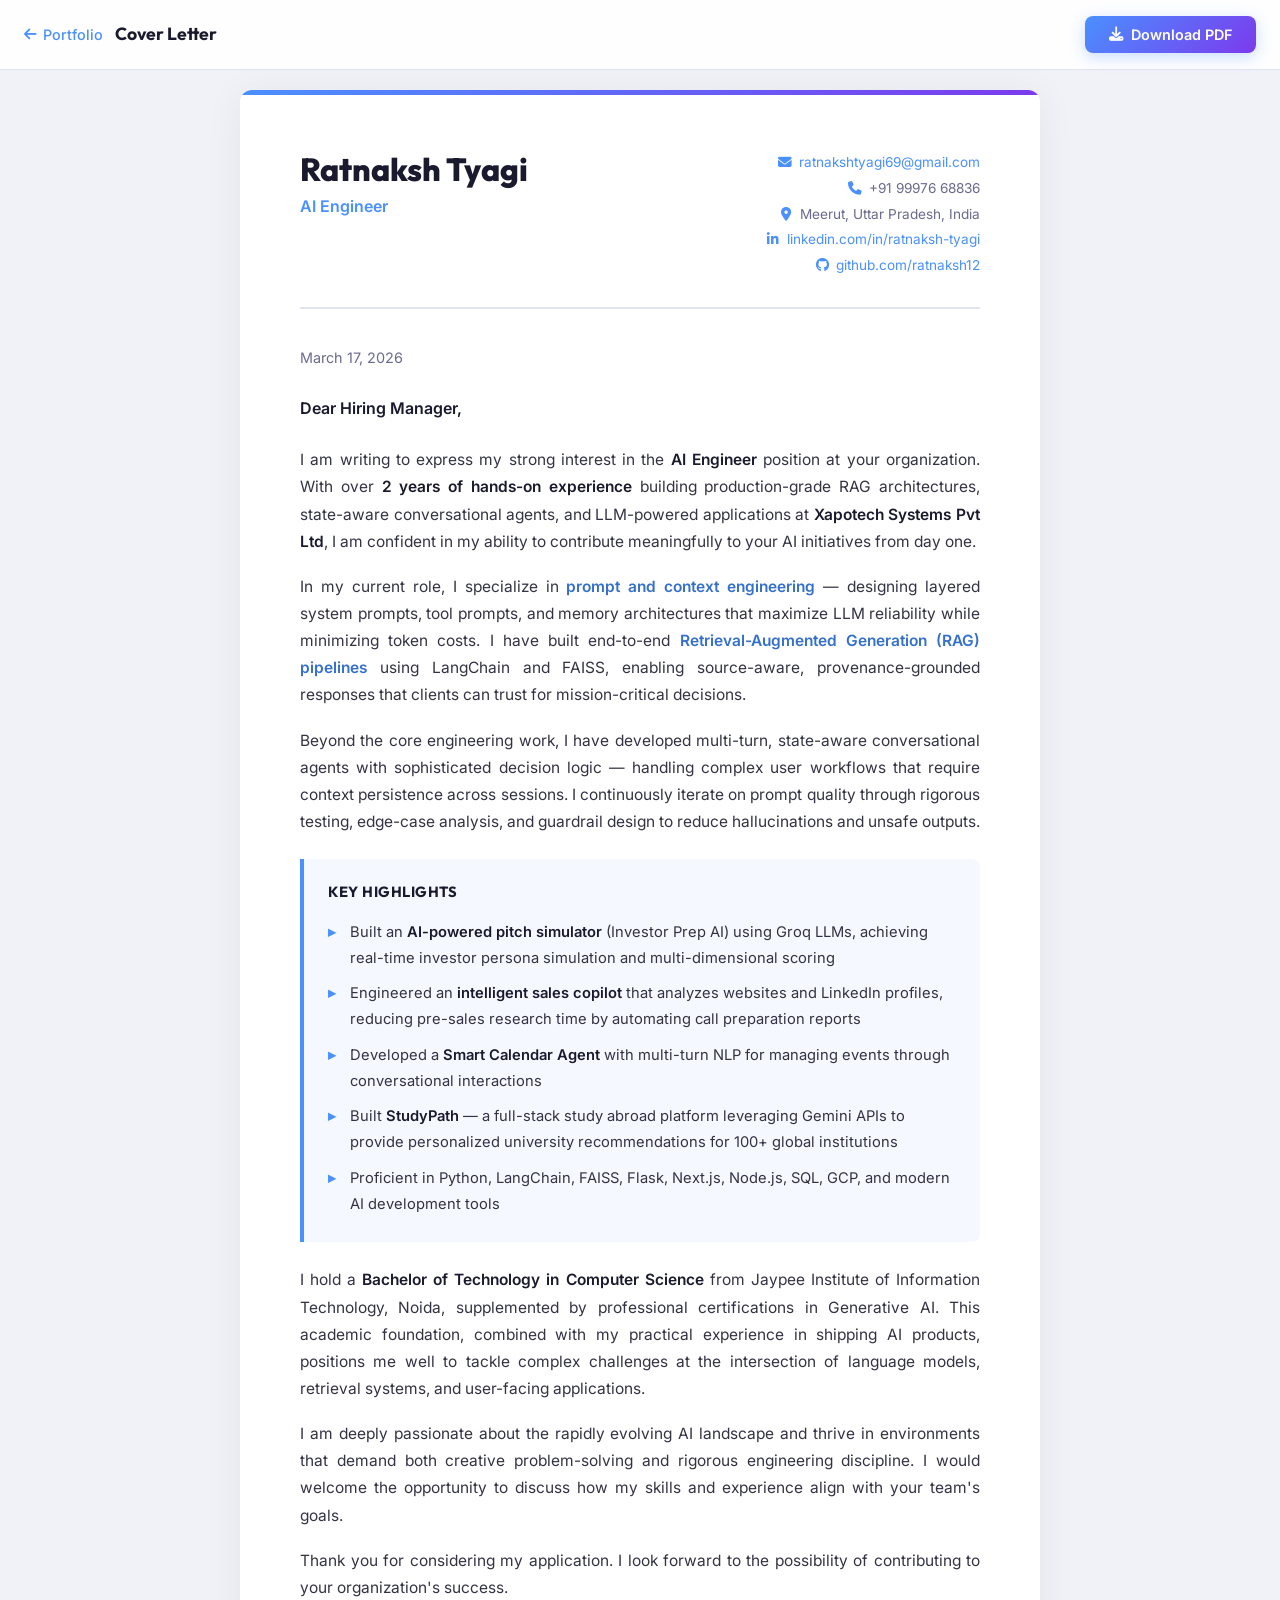
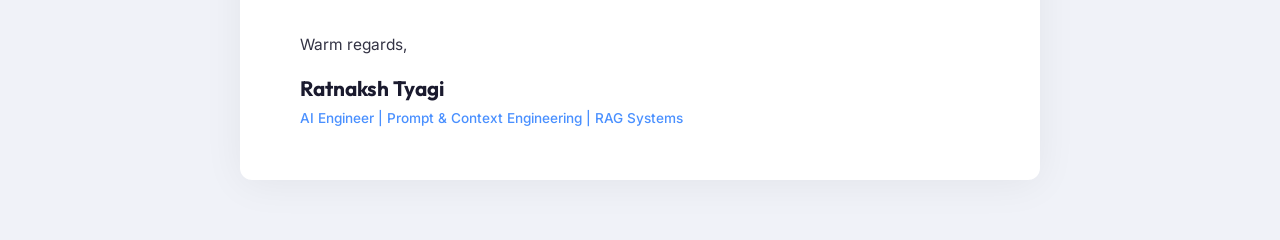
<file: cover-letter.html>
<!DOCTYPE html>
<html lang="en">
<head>
    <meta charset="UTF-8">
    <meta name="viewport" content="width=device-width, initial-scale=1.0">
    <title>Ratnaksh Tyagi — Cover Letter</title>
    <link rel="preconnect" href="https://fonts.googleapis.com">
    <link rel="preconnect" href="https://fonts.gstatic.com" crossorigin>
    <link href="https://fonts.googleapis.com/css2?family=Inter:wght@300;400;500;600;700&family=Outfit:wght@600;700;800&family=JetBrains+Mono:wght@400;500&display=swap" rel="stylesheet">
    <link rel="stylesheet" href="https://cdnjs.cloudflare.com/ajax/libs/font-awesome/6.5.1/css/all.min.css">
    <style>
        *, *::before, *::after {
            margin: 0;
            padding: 0;
            box-sizing: border-box;
        }

        :root {
            --accent: #4a90ff;
            --accent-dark: #3570cc;
            --accent-gradient: linear-gradient(135deg, #4a90ff, #7c3aed);
            --text-dark: #1a1a2e;
            --text-body: #333344;
            --text-muted: #6a6a8e;
            --bg-page: #f0f2f8;
            --bg-white: #ffffff;
            --border-light: #e0e4ef;
        }

        body {
            font-family: 'Inter', -apple-system, BlinkMacSystemFont, sans-serif;
            background: var(--bg-page);
            color: var(--text-body);
            line-height: 1.75;
            -webkit-font-smoothing: antialiased;
        }

        /* ===== SCREEN TOOLBAR ===== */
        .toolbar {
            position: fixed;
            top: 0;
            left: 0;
            width: 100%;
            padding: 16px 24px;
            background: rgba(255,255,255,0.9);
            backdrop-filter: blur(12px);
            -webkit-backdrop-filter: blur(12px);
            border-bottom: 1px solid var(--border-light);
            display: flex;
            align-items: center;
            justify-content: space-between;
            z-index: 100;
            gap: 16px;
        }

        .toolbar-left {
            display: flex;
            align-items: center;
            gap: 12px;
        }

        .toolbar-left a {
            color: var(--accent);
            text-decoration: none;
            font-size: 0.9rem;
            font-weight: 500;
            display: flex;
            align-items: center;
            gap: 6px;
            transition: opacity 0.2s;
        }

        .toolbar-left a:hover {
            opacity: 0.7;
        }

        .toolbar-title {
            font-family: 'Outfit', sans-serif;
            font-size: 1.1rem;
            font-weight: 700;
            color: var(--text-dark);
        }

        .btn-download {
            display: inline-flex;
            align-items: center;
            gap: 8px;
            padding: 10px 24px;
            background: var(--accent-gradient);
            color: #fff;
            border: none;
            border-radius: 8px;
            font-family: 'Inter', sans-serif;
            font-size: 0.9rem;
            font-weight: 600;
            cursor: pointer;
            transition: all 0.2s;
            box-shadow: 0 4px 16px rgba(74, 144, 255, 0.3);
        }

        .btn-download:hover {
            transform: translateY(-2px);
            box-shadow: 0 6px 24px rgba(74, 144, 255, 0.4);
        }

        /* ===== LETTER PAGE ===== */
        .page-wrapper {
            display: flex;
            justify-content: center;
            padding: 90px 24px 60px;
        }

        .letter-page {
            width: 100%;
            max-width: 800px;
            background: var(--bg-white);
            border-radius: 12px;
            box-shadow: 0 4px 40px rgba(0,0,0,0.06);
            padding: 60px 60px 50px;
            position: relative;
            overflow: hidden;
        }

        /* Accent top bar */
        .letter-page::before {
            content: '';
            position: absolute;
            top: 0;
            left: 0;
            width: 100%;
            height: 5px;
            background: var(--accent-gradient);
        }

        /* --- HEADER --- */
        .letter-header {
            display: flex;
            justify-content: space-between;
            align-items: flex-start;
            margin-bottom: 36px;
            padding-bottom: 28px;
            border-bottom: 2px solid var(--border-light);
        }

        .letter-name {
            font-family: 'Outfit', sans-serif;
            font-size: 2rem;
            font-weight: 800;
            color: var(--text-dark);
            line-height: 1.2;
        }

        .letter-role {
            font-size: 1rem;
            color: var(--accent);
            font-weight: 600;
            margin-top: 4px;
        }

        .letter-contact {
            text-align: right;
            font-size: 0.85rem;
            color: var(--text-muted);
            line-height: 1.9;
        }

        .letter-contact a {
            color: var(--accent);
            text-decoration: none;
        }

        .letter-contact i {
            width: 16px;
            text-align: center;
            margin-right: 6px;
            color: var(--accent);
        }

        /* --- DATE & GREETING --- */
        .letter-date {
            font-size: 0.9rem;
            color: var(--text-muted);
            margin-bottom: 24px;
        }

        .letter-recipient {
            margin-bottom: 24px;
            font-weight: 600;
            color: var(--text-dark);
        }

        /* --- BODY --- */
        .letter-body p {
            margin-bottom: 18px;
            font-size: 0.97rem;
            color: var(--text-body);
            text-align: justify;
        }

        .letter-body strong {
            color: var(--text-dark);
            font-weight: 600;
        }

        .letter-body .highlight {
            color: var(--accent-dark);
            font-weight: 600;
        }

        /* --- KEY HIGHLIGHTS BOX --- */
        .highlights-box {
            background: #f6f8ff;
            border-left: 4px solid var(--accent);
            border-radius: 0 8px 8px 0;
            padding: 20px 24px;
            margin: 24px 0;
        }

        .highlights-box h4 {
            font-family: 'Outfit', sans-serif;
            font-size: 0.92rem;
            font-weight: 700;
            color: var(--text-dark);
            margin-bottom: 10px;
            text-transform: uppercase;
            letter-spacing: 0.5px;
        }

        .highlights-box ul {
            list-style: none;
            padding: 0;
        }

        .highlights-box li {
            padding: 5px 0;
            padding-left: 22px;
            position: relative;
            font-size: 0.92rem;
            color: var(--text-body);
        }

        .highlights-box li::before {
            content: '▸';
            position: absolute;
            left: 0;
            color: var(--accent);
            font-weight: 700;
        }

        /* --- CLOSING --- */
        .letter-closing {
            margin-top: 30px;
        }

        .letter-closing p {
            margin-bottom: 4px;
            font-size: 0.97rem;
        }

        .letter-signature {
            font-family: 'Outfit', sans-serif;
            font-size: 1.3rem;
            font-weight: 700;
            color: var(--text-dark);
            margin-top: 12px;
        }

        .letter-signature-role {
            font-size: 0.85rem;
            color: var(--accent);
            font-weight: 500;
        }

        /* ===== PRINT / PDF STYLES ===== */
        @media print {
            body {
                background: #fff;
            }

            .toolbar {
                display: none !important;
            }

            .page-wrapper {
                padding: 0;
            }

            .letter-page {
                box-shadow: none;
                border-radius: 0;
                max-width: 100%;
                padding: 40px 50px;
            }

            .letter-page::before {
                height: 4px;
                print-color-adjust: exact;
                -webkit-print-color-adjust: exact;
            }

            .highlights-box {
                print-color-adjust: exact;
                -webkit-print-color-adjust: exact;
            }
        }

        /* ===== MOBILE ===== */
        @media (max-width: 640px) {
            .letter-page {
                padding: 36px 28px 32px;
            }

            .letter-header {
                flex-direction: column;
                gap: 16px;
            }

            .letter-contact {
                text-align: left;
            }

            .letter-name {
                font-size: 1.6rem;
            }

            .toolbar-title {
                display: none;
            }
        }
    </style>
</head>
<body>
    <!-- Toolbar (hidden in print) -->
    <div class="toolbar">
        <div class="toolbar-left">
            <a href="index.html"><i class="fas fa-arrow-left"></i> Portfolio</a>
            <span class="toolbar-title">Cover Letter</span>
        </div>
        <button class="btn-download" onclick="window.print()">
            <i class="fas fa-download"></i> Download PDF
        </button>
    </div>

    <!-- Letter Content -->
    <div class="page-wrapper">
        <div class="letter-page">
            <!-- Header -->
            <div class="letter-header">
                <div>
                    <div class="letter-name">Ratnaksh Tyagi</div>
                    <div class="letter-role">AI Engineer</div>
                </div>
                <div class="letter-contact">
                    <div><i class="fas fa-envelope"></i><a href="mailto:ratnakshtyagi69@gmail.com">ratnakshtyagi69@gmail.com</a></div>
                    <div><i class="fas fa-phone"></i>+91 99976 68836</div>
                    <div><i class="fas fa-map-marker-alt"></i>Meerut, Uttar Pradesh, India</div>
                    <div><i class="fab fa-linkedin-in"></i><a href="https://www.linkedin.com/in/ratnaksh-tyagi-bb350b371" target="_blank">linkedin.com/in/ratnaksh-tyagi</a></div>
                    <div><i class="fab fa-github"></i><a href="https://github.com/ratnaksh12" target="_blank">github.com/ratnaksh12</a></div>
                </div>
            </div>

            <!-- Date -->
            <div class="letter-date">March 17, 2026</div>

            <!-- Recipient -->
            <div class="letter-recipient">
                Dear Hiring Manager,
            </div>

            <!-- Body -->
            <div class="letter-body">
                <p>
                    I am writing to express my strong interest in the <strong>AI Engineer</strong> position at your organization. With over <strong>2 years of hands-on experience</strong> building production-grade RAG architectures, state-aware conversational agents, and LLM-powered applications at <strong>Xapotech Systems Pvt Ltd</strong>, I am confident in my ability to contribute meaningfully to your AI initiatives from day one.
                </p>

                <p>
                    In my current role, I specialize in <span class="highlight">prompt and context engineering</span> — designing layered system prompts, tool prompts, and memory architectures that maximize LLM reliability while minimizing token costs. I have built end-to-end <span class="highlight">Retrieval-Augmented Generation (RAG) pipelines</span> using LangChain and FAISS, enabling source-aware, provenance-grounded responses that clients can trust for mission-critical decisions.
                </p>

                <p>
                    Beyond the core engineering work, I have developed multi-turn, state-aware conversational agents with sophisticated decision logic — handling complex user workflows that require context persistence across sessions. I continuously iterate on prompt quality through rigorous testing, edge-case analysis, and guardrail design to reduce hallucinations and unsafe outputs.
                </p>

                <div class="highlights-box">
                    <h4>Key Highlights</h4>
                    <ul>
                        <li>Built an <strong>AI-powered pitch simulator</strong> (Investor Prep AI) using Groq LLMs, achieving real-time investor persona simulation and multi-dimensional scoring</li>
                        <li>Engineered an <strong>intelligent sales copilot</strong> that analyzes websites and LinkedIn profiles, reducing pre-sales research time by automating call preparation reports</li>
                        <li>Developed a <strong>Smart Calendar Agent</strong> with multi-turn NLP for managing events through conversational interactions</li>
                        <li>Built <strong>StudyPath</strong> — a full-stack study abroad platform leveraging Gemini APIs to provide personalized university recommendations for 100+ global institutions</li>
                        <li>Proficient in Python, LangChain, FAISS, Flask, Next.js, Node.js, SQL, GCP, and modern AI development tools</li>
                    </ul>
                </div>

                <p>
                    I hold a <strong>Bachelor of Technology in Computer Science</strong> from Jaypee Institute of Information Technology, Noida, supplemented by professional certifications in Generative AI. This academic foundation, combined with my practical experience in shipping AI products, positions me well to tackle complex challenges at the intersection of language models, retrieval systems, and user-facing applications.
                </p>

                <p>
                    I am deeply passionate about the rapidly evolving AI landscape and thrive in environments that demand both creative problem-solving and rigorous engineering discipline. I would welcome the opportunity to discuss how my skills and experience align with your team's goals.
                </p>

                <p>
                    Thank you for considering my application. I look forward to the possibility of contributing to your organization's success.
                </p>
            </div>

            <!-- Closing -->
            <div class="letter-closing">
                <p>Warm regards,</p>
                <div class="letter-signature">Ratnaksh Tyagi</div>
                <div class="letter-signature-role">AI Engineer | Prompt & Context Engineering | RAG Systems</div>
            </div>
        </div>
    </div>
</body>
</html>
</file>
